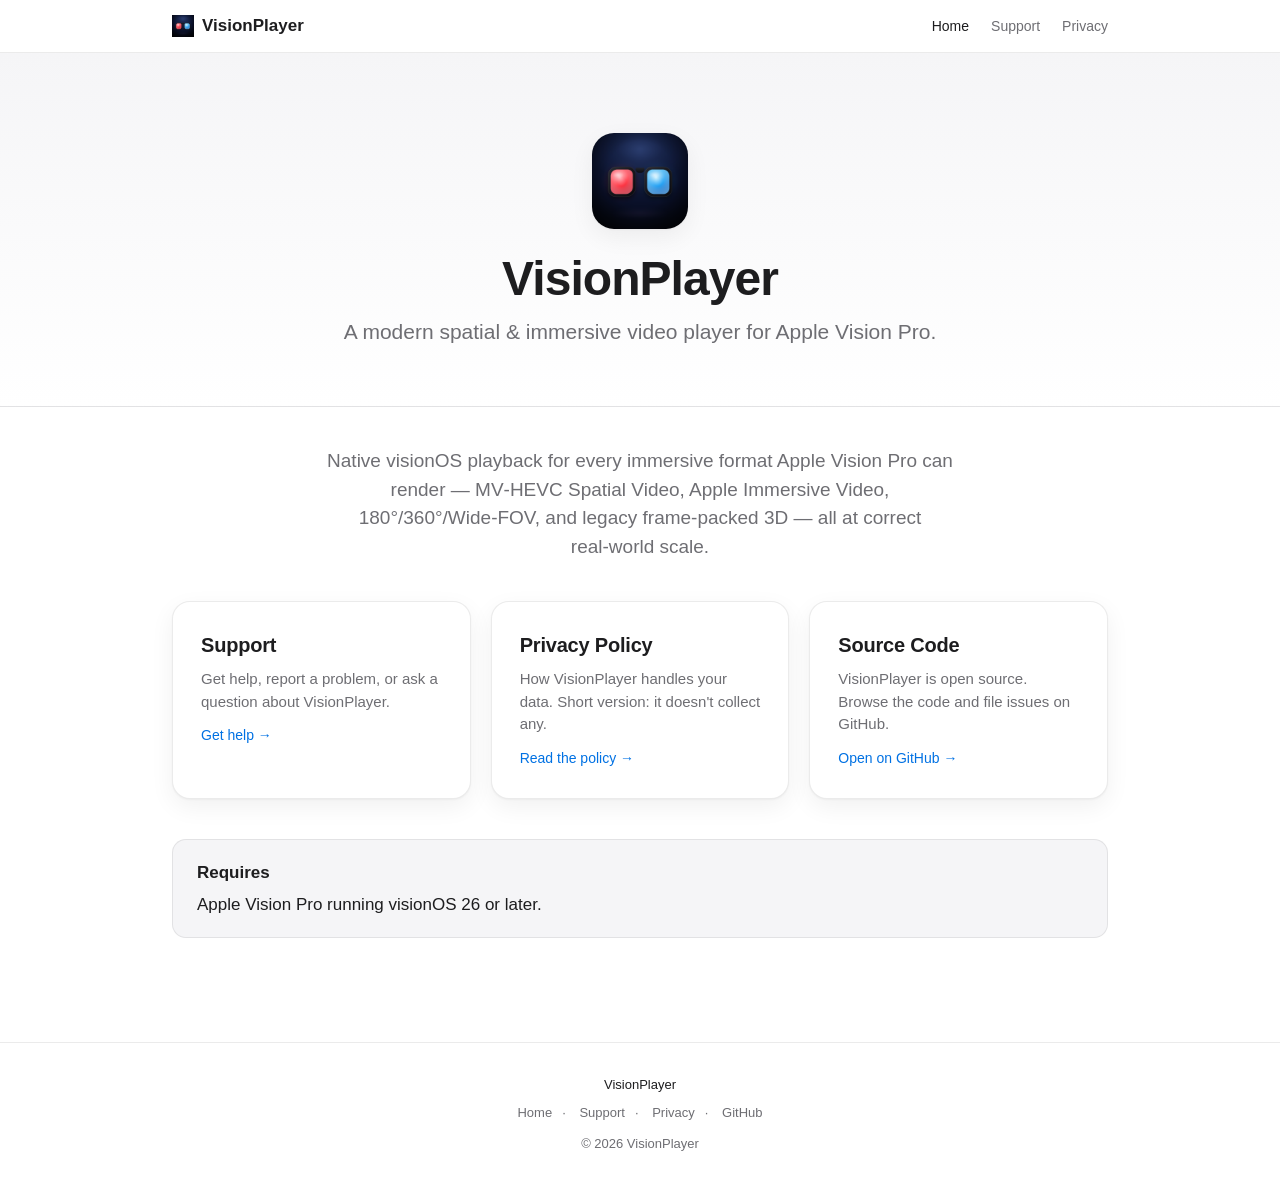
<file: index.html>
<!DOCTYPE html>
<html lang="en">
<head>
  <meta charset="UTF-8" />
  <meta name="viewport" content="width=device-width, initial-scale=1.0" />
  <meta name="theme-color" content="#000000" />
  <title>VisionPlayer</title>
  <meta name="description" content="A modern spatial and immersive video player for Apple Vision Pro." />
  <link rel="icon" type="image/png" href="assets/logo.png" />
  <link rel="apple-touch-icon" href="assets/logo.png" />
  <link rel="stylesheet" href="assets/style.css" />
</head>
<body>

  <nav class="nav">
    <div class="nav-inner">
      <a class="nav-brand" href="./">
        <img src="assets/logo.png" alt="" />
        VisionPlayer
      </a>
      <div class="nav-links">
        <a href="./" class="active">Home</a>
        <a href="support.html">Support</a>
        <a href="privacy.html">Privacy</a>
      </div>
    </div>
  </nav>

  <header class="hero">
    <img src="assets/logo.png" alt="VisionPlayer logo" class="hero-logo" />
    <h1>VisionPlayer</h1>
    <p>A modern spatial &amp; immersive video player for Apple Vision Pro.</p>
  </header>

  <main class="container container-wide">
    <section>
      <p style="font-size: 19px; color: var(--text-muted); text-align: center; max-width: 640px; margin: 0 auto 8px;">
        Native visionOS playback for every immersive format Apple Vision Pro can render —
        MV‑HEVC Spatial Video, Apple Immersive Video, 180°/360°/Wide‑FOV, and legacy
        frame‑packed 3D — all at correct real‑world scale.
      </p>
    </section>

    <div class="cards">
      <a class="card" href="support.html">
        <h3>Support</h3>
        <p>Get help, report a problem, or ask a question about VisionPlayer.</p>
        <span class="card-arrow">Get help →</span>
      </a>
      <a class="card" href="privacy.html">
        <h3>Privacy Policy</h3>
        <p>How VisionPlayer handles your data. Short version: it doesn't collect any.</p>
        <span class="card-arrow">Read the policy →</span>
      </a>
      <a class="card" href="https://github.com/M3SHY/VisionPlayer" target="_blank" rel="noopener">
        <h3>Source Code</h3>
        <p>VisionPlayer is open source. Browse the code and file issues on GitHub.</p>
        <span class="card-arrow">Open on GitHub →</span>
      </a>
    </div>

    <div class="callout">
      <strong class="callout-title">Requires</strong>
      <p>Apple Vision Pro running visionOS 26 or later.</p>
    </div>
  </main>

  <footer class="footer">
    <div class="footer-brand">VisionPlayer</div>
    <div>
      <a href="./">Home</a>·
      <a href="support.html">Support</a>·
      <a href="privacy.html">Privacy</a>·
      <a href="https://github.com/M3SHY/VisionPlayer" target="_blank" rel="noopener">GitHub</a>
    </div>
    <div style="margin-top: 12px;">© 2026 VisionPlayer</div>
  </footer>

</body>
</html>
</file>
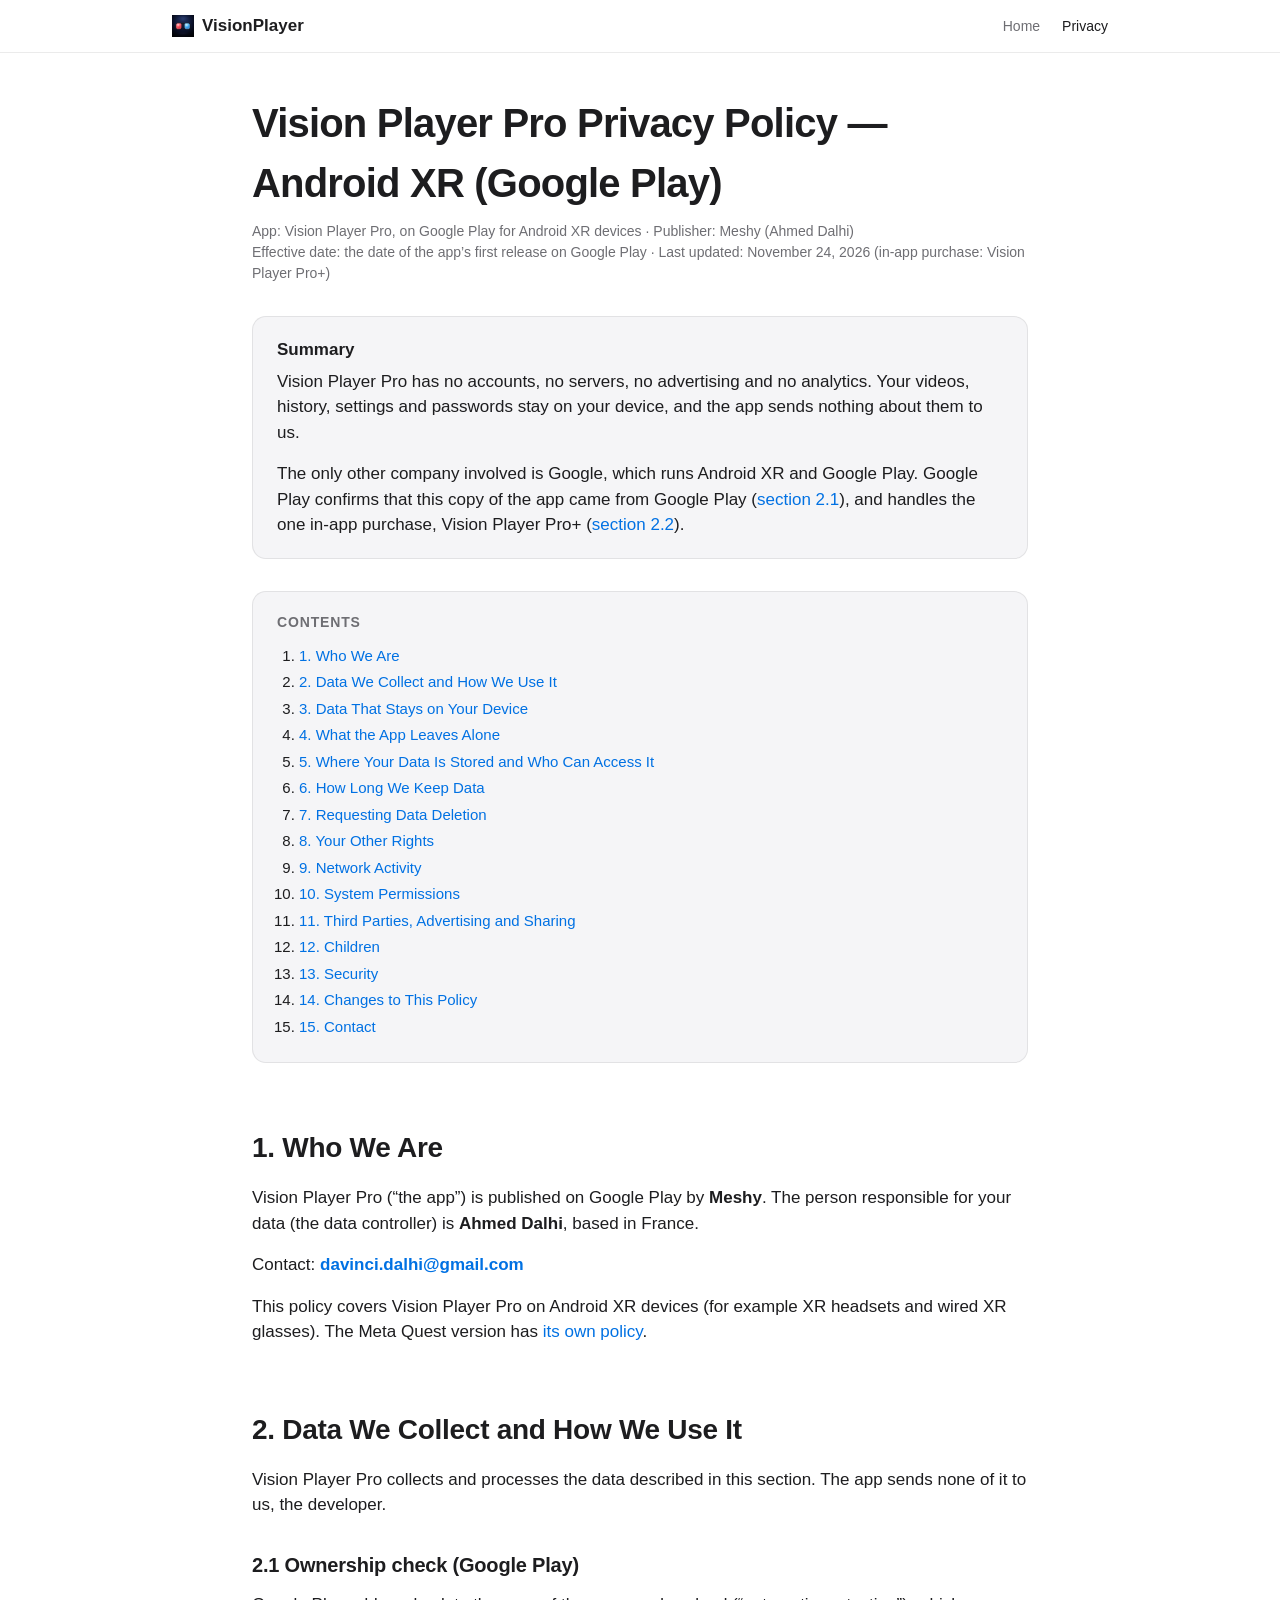
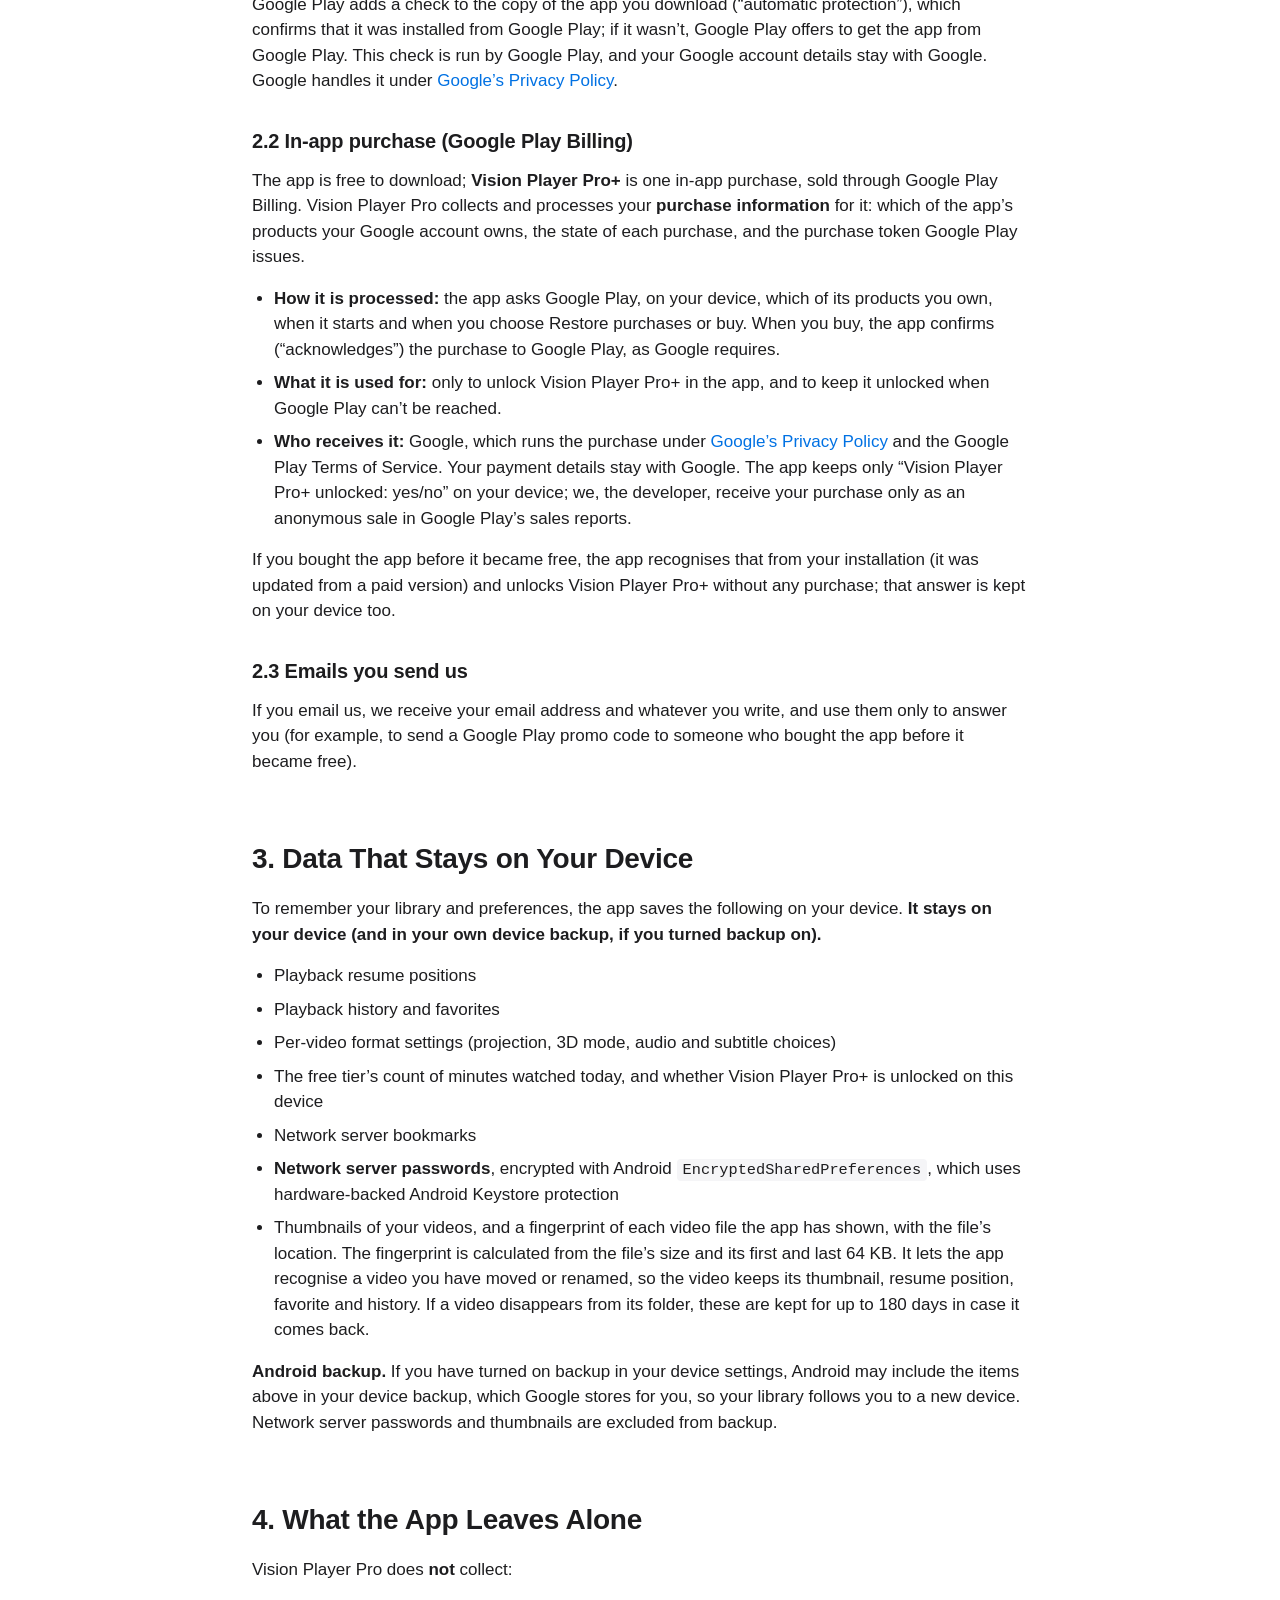
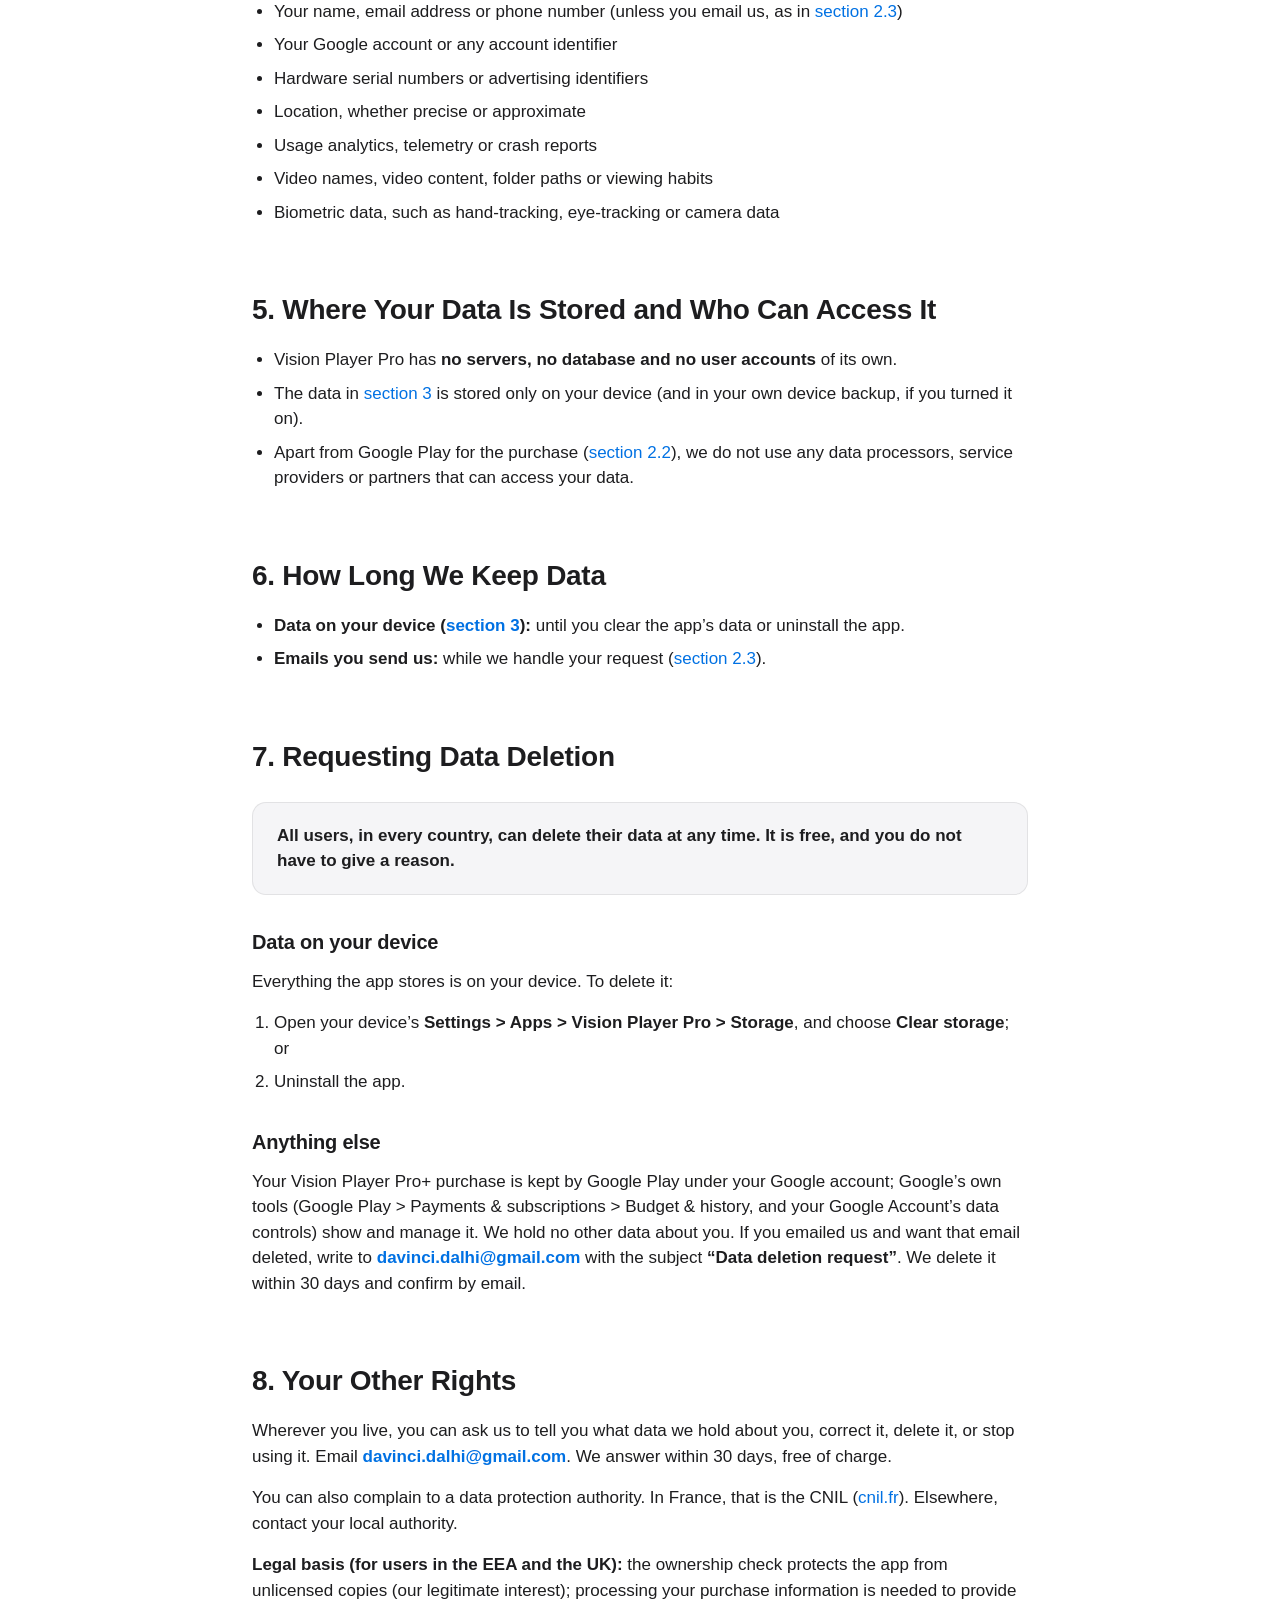
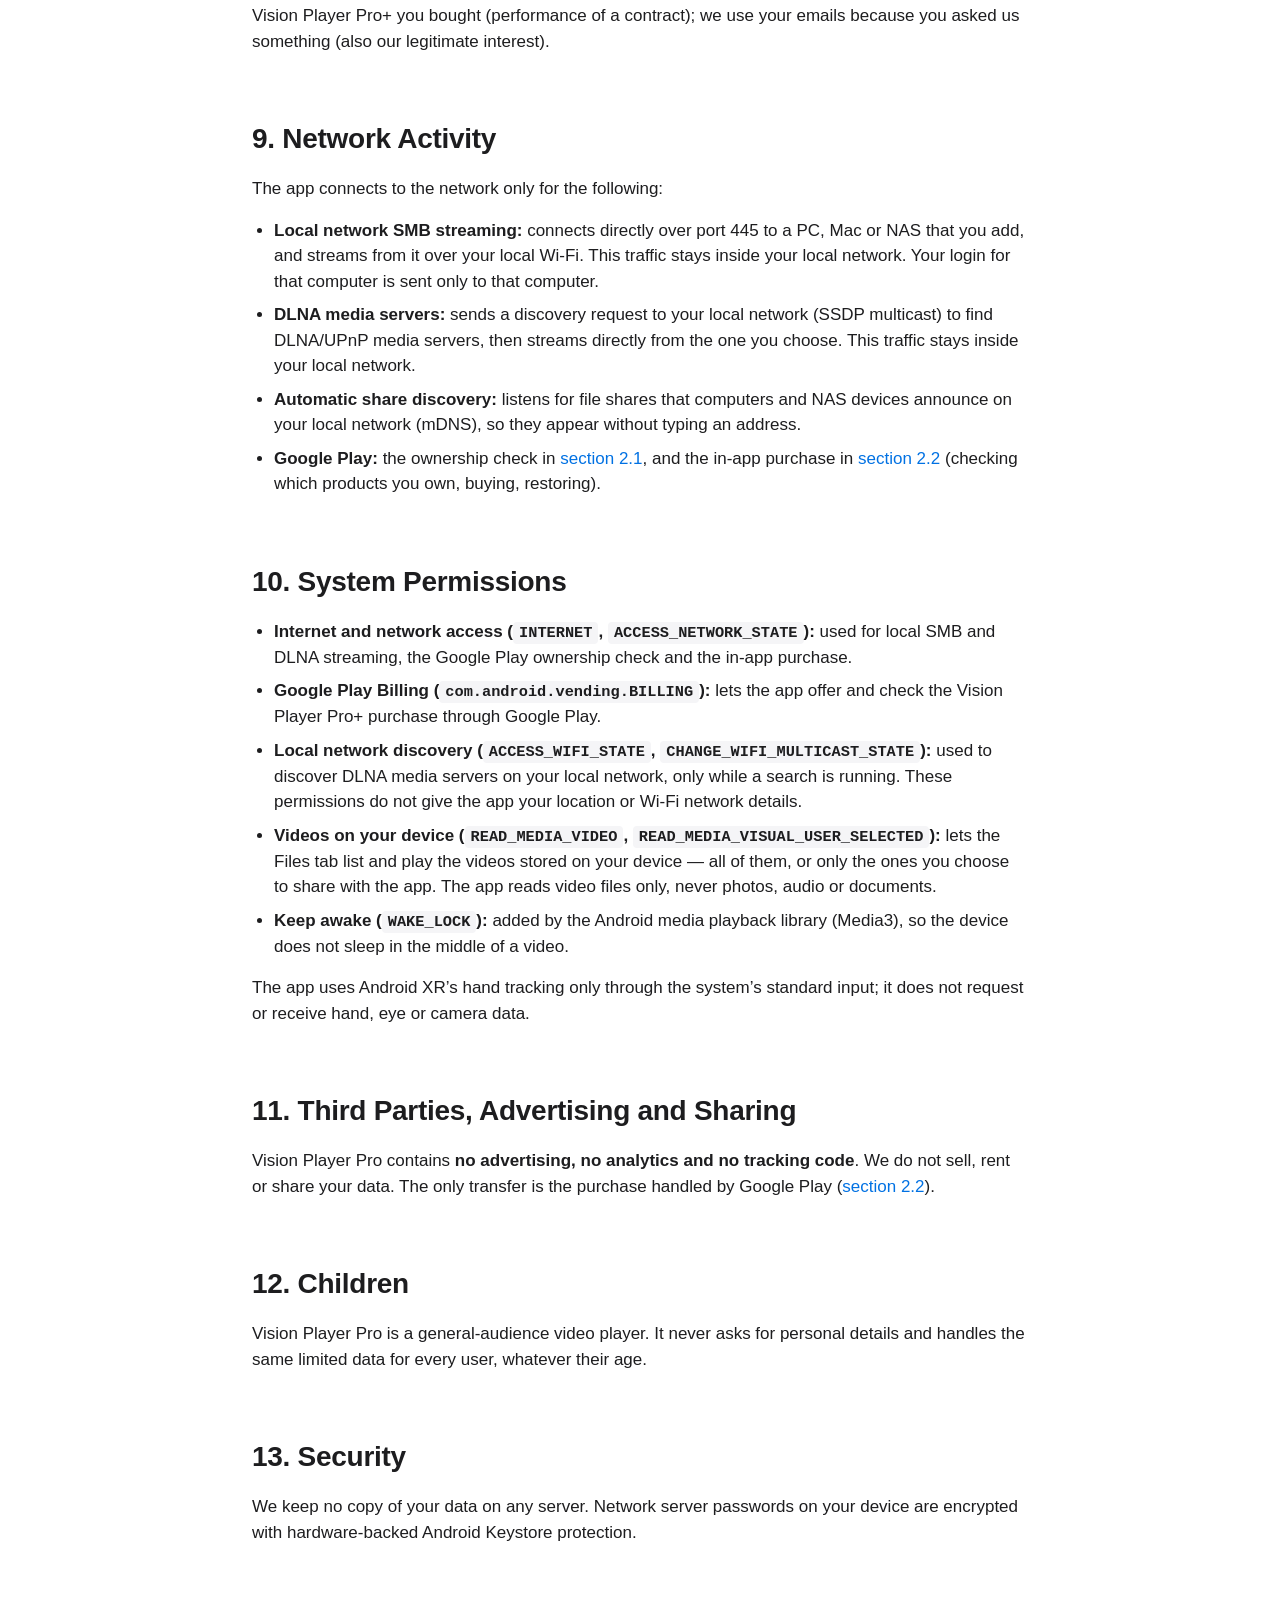
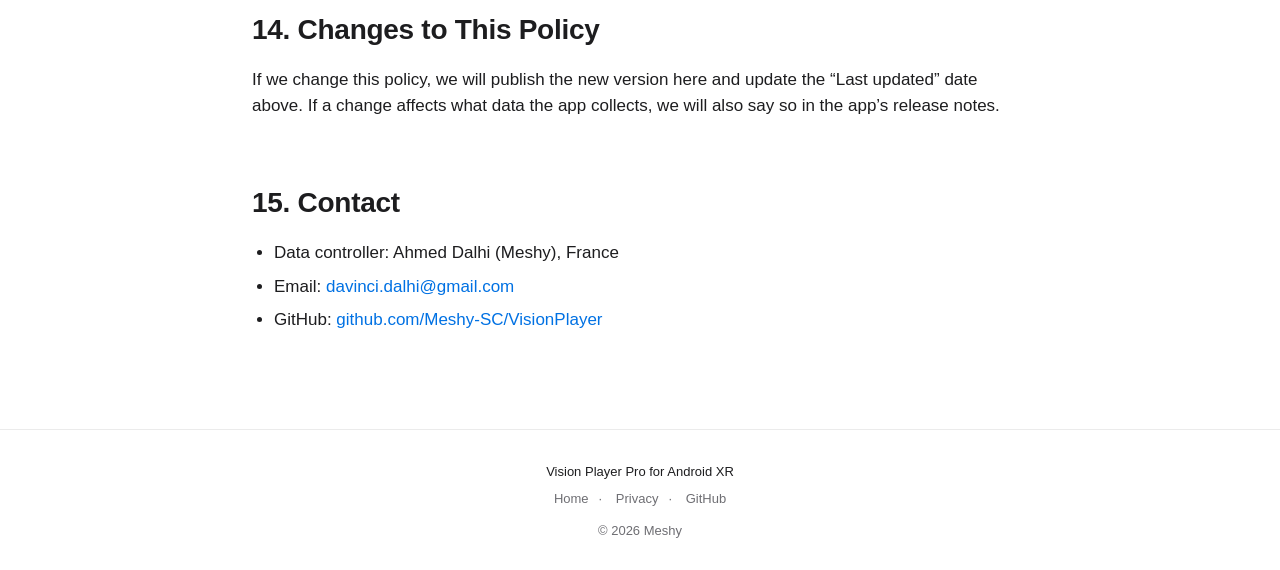
<file: androidxr-privacy.html>
<!DOCTYPE html>
<html lang="en">
<head>
  <meta charset="UTF-8" />
  <meta name="viewport" content="width=device-width, initial-scale=1.0" />
  <meta name="theme-color" content="#000000" />
  <title>Privacy Policy — Vision Player Pro (Android XR)</title>
  <meta name="description" content="Privacy policy for Vision Player Pro on Google Play for Android XR devices. What the app stores, what it processes for the Vision Player Pro+ purchase, and how to delete your data." />
  <link rel="icon" type="image/png" href="assets/logo.png" />
  <link rel="apple-touch-icon" href="assets/logo.png" />
  <link rel="stylesheet" href="assets/style.css" />
</head>
<body>

  <nav class="nav">
    <div class="nav-inner">
      <a class="nav-brand" href="./">
        <img src="assets/logo.png" alt="" />
        VisionPlayer
      </a>
      <div class="nav-links">
        <a href="./">Home</a>
        <a href="androidxr-privacy.html" class="active">Privacy</a>
      </div>
    </div>
  </nav>

  <main class="container">
    <h1>Vision Player Pro Privacy Policy — Android XR (Google Play)</h1>
    <p class="meta">
      App: Vision Player Pro, on Google Play for Android XR devices · Publisher: Meshy (Ahmed Dalhi)<br />
      Effective date: the date of the app&rsquo;s first release on Google Play · Last updated: November 24, 2026 (in-app purchase: Vision Player Pro+)
    </p>

    <div class="callout">
      <strong class="callout-title">Summary</strong>
      <p>
        Vision Player Pro has no accounts, no servers, no advertising and no analytics. Your videos, history,
        settings and passwords stay on your device, and the app sends nothing about them to us.
      </p>
      <p>
        The only other company involved is Google, which runs Android XR and Google Play. Google Play confirms that
        this copy of the app came from Google Play (<a href="#ownership">section 2.1</a>), and handles the one in-app
        purchase, Vision Player Pro+ (<a href="#purchase">section 2.2</a>).
      </p>
    </div>

    <div class="toc">
      <p class="toc-title">Contents</p>
      <ol>
        <li><a href="#who">1. Who We Are</a></li>
        <li><a href="#collect">2. Data We Collect and How We Use It</a></li>
        <li><a href="#on-device">3. Data That Stays on Your Device</a></li>
        <li><a href="#not-collected">4. What the App Leaves Alone</a></li>
        <li><a href="#storage">5. Where Your Data Is Stored and Who Can Access It</a></li>
        <li><a href="#retention">6. How Long We Keep Data</a></li>
        <li><a href="#deletion">7. Requesting Data Deletion</a></li>
        <li><a href="#rights">8. Your Other Rights</a></li>
        <li><a href="#network">9. Network Activity</a></li>
        <li><a href="#permissions">10. System Permissions</a></li>
        <li><a href="#third-parties">11. Third Parties, Advertising and Sharing</a></li>
        <li><a href="#children">12. Children</a></li>
        <li><a href="#security">13. Security</a></li>
        <li><a href="#changes">14. Changes to This Policy</a></li>
        <li><a href="#contact">15. Contact</a></li>
      </ol>
    </div>

    <h2 id="who">1. Who We Are</h2>
    <p>
      Vision Player Pro (&ldquo;the app&rdquo;) is published on Google Play by <strong>Meshy</strong>. The person
      responsible for your data (the data controller) is <strong>Ahmed Dalhi</strong>, based in France.
    </p>
    <p>Contact: <a href="mailto:davinci.dalhi@gmail.com"><strong>davinci.dalhi@gmail.com</strong></a></p>
    <p>
      This policy covers Vision Player Pro on Android XR devices (for example XR headsets and wired XR glasses). The
      Meta Quest version has <a href="horizon-privacy.html">its own policy</a>.
    </p>

    <h2 id="collect">2. Data We Collect and How We Use It</h2>
    <p>Vision Player Pro collects and processes the data described in this section. The app sends none of it to us, the developer.</p>

    <h3 id="ownership">2.1 Ownership check (Google Play)</h3>
    <p>
      Google Play adds a check to the copy of the app you download (&ldquo;automatic protection&rdquo;), which
      confirms that it was installed from Google Play; if it wasn&rsquo;t, Google Play offers to get the app from
      Google Play. This check is run by Google Play, and your Google account details stay with Google. Google
      handles it under
      <a href="https://policies.google.com/privacy" target="_blank" rel="noopener">Google&rsquo;s Privacy Policy</a>.
    </p>

    <h3 id="purchase">2.2 In-app purchase (Google Play Billing)</h3>
    <p>
      The app is free to download; <strong>Vision Player Pro+</strong> is one in-app purchase, sold through Google Play
      Billing. Vision Player Pro collects and processes your <strong>purchase information</strong> for it: which of the
      app&rsquo;s products your Google account owns, the state of each purchase, and the purchase token Google Play
      issues.
    </p>
    <ul>
      <li>
        <strong>How it is processed:</strong> the app asks Google Play, on your device, which of its products you own,
        when it starts and when you choose Restore purchases or buy. When you buy, the app confirms
        (&ldquo;acknowledges&rdquo;) the purchase to Google Play, as Google requires.
      </li>
      <li>
        <strong>What it is used for:</strong> only to unlock Vision Player Pro+ in the app, and to keep it unlocked
        when Google Play can&rsquo;t be reached.
      </li>
      <li>
        <strong>Who receives it:</strong> Google, which runs the purchase under
        <a href="https://policies.google.com/privacy" target="_blank" rel="noopener">Google&rsquo;s Privacy Policy</a>
        and the Google Play Terms of Service. Your payment details stay with Google. The app keeps only &ldquo;Vision
        Player Pro+ unlocked: yes/no&rdquo; on your device; we, the developer, receive your purchase only as an
        anonymous sale in Google Play&rsquo;s sales reports.
      </li>
    </ul>
    <p>
      If you bought the app before it became free, the app recognises that from your installation (it was updated
      from a paid version) and unlocks Vision Player Pro+ without any purchase; that answer is kept on your device too.
    </p>

    <h3 id="emails">2.3 Emails you send us</h3>
    <p>
      If you email us, we receive your email address and whatever you write, and use them only to answer you (for
      example, to send a Google Play promo code to someone who bought the app before it became free).
    </p>

    <h2 id="on-device">3. Data That Stays on Your Device</h2>
    <p>
      To remember your library and preferences, the app saves the following on your device. <strong>It stays on your
      device (and in your own device backup, if you turned backup on).</strong>
    </p>
    <ul>
      <li>Playback resume positions</li>
      <li>Playback history and favorites</li>
      <li>Per-video format settings (projection, 3D mode, audio and subtitle choices)</li>
      <li>The free tier&rsquo;s count of minutes watched today, and whether Vision Player Pro+ is unlocked on this device</li>
      <li>Network server bookmarks</li>
      <li>
        <strong>Network server passwords</strong>, encrypted with Android <code>EncryptedSharedPreferences</code>,
        which uses hardware-backed Android Keystore protection
      </li>
      <li>
        Thumbnails of your videos, and a fingerprint of each video file the app has shown, with the file&rsquo;s
        location. The fingerprint is calculated from the file&rsquo;s size and its first and last 64 KB. It lets the
        app recognise a video you have moved or renamed, so the video keeps its thumbnail, resume position, favorite
        and history. If a video disappears from its folder, these are kept for up to 180 days in case it comes back.
      </li>
    </ul>
    <p>
      <strong>Android backup.</strong> If you have turned on backup in your device settings, Android may include the
      items above in your device backup, which Google stores for you, so your library follows you to a new device.
      Network server passwords and thumbnails are excluded from backup.
    </p>

    <h2 id="not-collected">4. What the App Leaves Alone</h2>
    <p>Vision Player Pro does <strong>not</strong> collect:</p>
    <ul>
      <li>Your name, email address or phone number (unless you email us, as in <a href="#emails">section 2.3</a>)</li>
      <li>Your Google account or any account identifier</li>
      <li>Hardware serial numbers or advertising identifiers</li>
      <li>Location, whether precise or approximate</li>
      <li>Usage analytics, telemetry or crash reports</li>
      <li>Video names, video content, folder paths or viewing habits</li>
      <li>Biometric data, such as hand-tracking, eye-tracking or camera data</li>
    </ul>

    <h2 id="storage">5. Where Your Data Is Stored and Who Can Access It</h2>
    <ul>
      <li>Vision Player Pro has <strong>no servers, no database and no user accounts</strong> of its own.</li>
      <li>
        The data in <a href="#on-device">section 3</a> is stored only on your device (and in your own device backup,
        if you turned it on).
      </li>
      <li>Apart from Google Play for the purchase (<a href="#purchase">section 2.2</a>), we do not use any data processors, service providers or partners that can access your data.</li>
    </ul>

    <h2 id="retention">6. How Long We Keep Data</h2>
    <ul>
      <li><strong>Data on your device (<a href="#on-device">section 3</a>):</strong> until you clear the app&rsquo;s data or uninstall the app.</li>
      <li><strong>Emails you send us:</strong> while we handle your request (<a href="#emails">section 2.3</a>).</li>
    </ul>

    <h2 id="deletion">7. Requesting Data Deletion</h2>
    <div class="callout">
      <p>
        <strong>All users, in every country, can delete their data at any time. It is free, and you do not have to
        give a reason.</strong>
      </p>
    </div>
    <h3>Data on your device</h3>
    <p>Everything the app stores is on your device. To delete it:</p>
    <ol>
      <li>Open your device&rsquo;s <strong>Settings &gt; Apps &gt; Vision Player Pro &gt; Storage</strong>, and choose <strong>Clear storage</strong>; or</li>
      <li>Uninstall the app.</li>
    </ol>
    <h3>Anything else</h3>
    <p>
      Your Vision Player Pro+ purchase is kept by Google Play under your Google account; Google&rsquo;s own tools
      (Google Play &gt; Payments &amp; subscriptions &gt; Budget &amp; history, and your Google Account&rsquo;s data
      controls) show and manage it. We hold no other data about you. If you emailed us and want that email deleted, write to
      <a href="mailto:davinci.dalhi@gmail.com?subject=Data%20deletion%20request"><strong>davinci.dalhi@gmail.com</strong></a>
      with the subject <strong>&ldquo;Data deletion request&rdquo;</strong>. We delete it within 30 days and confirm by
      email.
    </p>

    <h2 id="rights">8. Your Other Rights</h2>
    <p>
      Wherever you live, you can ask us to tell you what data we hold about you, correct it, delete it, or stop using
      it. Email <a href="mailto:davinci.dalhi@gmail.com"><strong>davinci.dalhi@gmail.com</strong></a>. We answer within
      30 days, free of charge.
    </p>
    <p>
      You can also complain to a data protection authority. In France, that is the CNIL
      (<a href="https://www.cnil.fr" target="_blank" rel="noopener">cnil.fr</a>). Elsewhere, contact your local
      authority.
    </p>
    <p>
      <strong>Legal basis (for users in the EEA and the UK):</strong> the ownership check protects the app from
      unlicensed copies (our legitimate interest); processing your purchase information is needed to provide Vision
      Player Pro+ you bought (performance of a contract); we use your emails because you asked us something (also our
      legitimate interest).
    </p>

    <h2 id="network">9. Network Activity</h2>
    <p>The app connects to the network only for the following:</p>
    <ul>
      <li>
        <strong>Local network SMB streaming:</strong> connects directly over port 445 to a PC, Mac or NAS that you add,
        and streams from it over your local Wi-Fi. This traffic stays inside your local network. Your login for that
        computer is sent only to that computer.
      </li>
      <li>
        <strong>DLNA media servers:</strong> sends a discovery request to your local network (SSDP multicast) to find
        DLNA/UPnP media servers, then streams directly from the one you choose. This traffic stays inside your local
        network.
      </li>
      <li>
        <strong>Automatic share discovery:</strong> listens for file shares that computers and NAS devices announce on
        your local network (mDNS), so they appear without typing an address.
      </li>
      <li><strong>Google Play:</strong> the ownership check in <a href="#ownership">section 2.1</a>, and the in-app purchase in <a href="#purchase">section 2.2</a> (checking which products you own, buying, restoring).</li>
    </ul>

    <h2 id="permissions">10. System Permissions</h2>
    <ul>
      <li>
        <strong>Internet and network access (<code>INTERNET</code>, <code>ACCESS_NETWORK_STATE</code>):</strong> used
        for local SMB and DLNA streaming, the Google Play ownership check and the in-app purchase.
      </li>
      <li>
        <strong>Google Play Billing (<code>com.android.vending.BILLING</code>):</strong> lets the app offer and check
        the Vision Player Pro+ purchase through Google Play.
      </li>
      <li>
        <strong>Local network discovery (<code>ACCESS_WIFI_STATE</code>, <code>CHANGE_WIFI_MULTICAST_STATE</code>):</strong>
        used to discover DLNA media servers on your local network, only while a search is running. These permissions
        do not give the app your location or Wi-Fi network details.
      </li>
      <li>
        <strong>Videos on your device (<code>READ_MEDIA_VIDEO</code>, <code>READ_MEDIA_VISUAL_USER_SELECTED</code>):</strong>
        lets the Files tab list and play the videos stored on your device — all of them, or only the ones you choose
        to share with the app. The app reads video files only, never photos, audio or documents.
      </li>
      <li>
        <strong>Keep awake (<code>WAKE_LOCK</code>):</strong> added by the Android media playback library (Media3), so
        the device does not sleep in the middle of a video.
      </li>
    </ul>
    <p>
      The app uses Android XR&rsquo;s hand tracking only through the system&rsquo;s standard input; it does not request
      or receive hand, eye or camera data.
    </p>

    <h2 id="third-parties">11. Third Parties, Advertising and Sharing</h2>
    <p>
      Vision Player Pro contains <strong>no advertising, no analytics and no tracking code</strong>. We do not sell,
      rent or share your data. The only transfer is the purchase handled by Google Play
      (<a href="#purchase">section 2.2</a>).
    </p>

    <h2 id="children">12. Children</h2>
    <p>
      Vision Player Pro is a general-audience video player. It never asks for personal details and handles the same
      limited data for every user, whatever their age.
    </p>

    <h2 id="security">13. Security</h2>
    <p>
      We keep no copy of your data on any server. Network server passwords on your device are encrypted with
      hardware-backed Android Keystore protection.
    </p>

    <h2 id="changes">14. Changes to This Policy</h2>
    <p>
      If we change this policy, we will publish the new version here and update the &ldquo;Last updated&rdquo; date
      above. If a change affects what data the app collects, we will also say so in the app&rsquo;s release notes.
    </p>

    <h2 id="contact">15. Contact</h2>
    <ul>
      <li>Data controller: Ahmed Dalhi (Meshy), France</li>
      <li>Email: <a href="mailto:davinci.dalhi@gmail.com?subject=Vision%20Player%20Pro%20privacy">davinci.dalhi@gmail.com</a></li>
      <li>GitHub: <a href="https://github.com/Meshy-SC/VisionPlayer" target="_blank" rel="noopener">github.com/Meshy-SC/VisionPlayer</a></li>
    </ul>
  </main>

  <footer class="footer">
    <div class="footer-brand">Vision Player Pro for Android XR</div>
    <div>
      <a href="./">Home</a>·
      <a href="androidxr-privacy.html">Privacy</a>·
      <a href="https://github.com/Meshy-SC/VisionPlayer" target="_blank" rel="noopener">GitHub</a>
    </div>
    <div style="margin-top: 12px;">© 2026 Meshy</div>
  </footer>

</body>
</html>
</file>
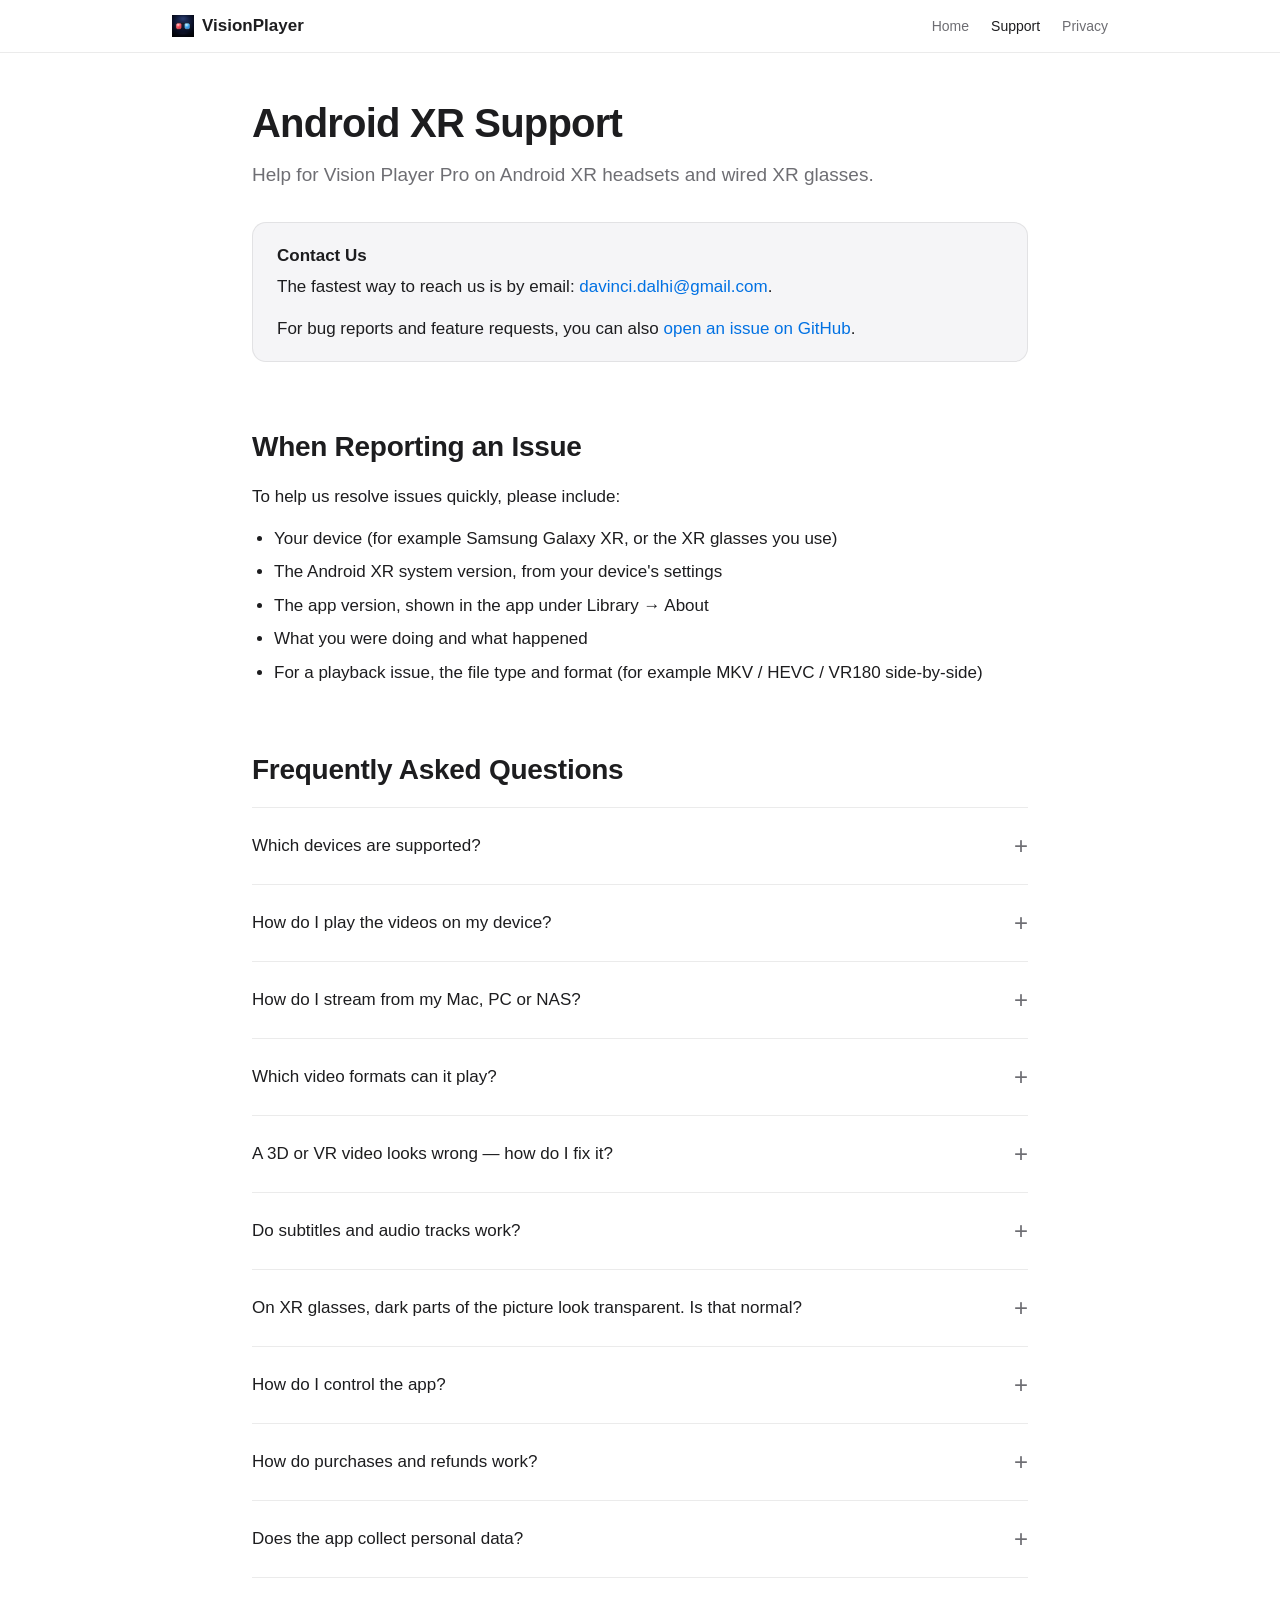
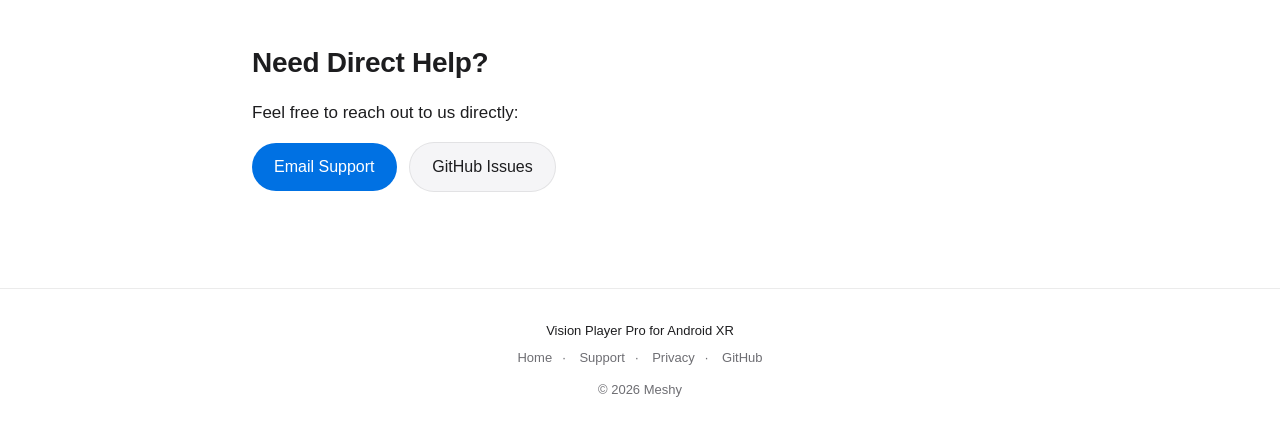
<file: androidxr-support.html>
<!DOCTYPE html>
<html lang="en">
<head>
  <meta charset="UTF-8" />
  <meta name="viewport" content="width=device-width, initial-scale=1.0" />
  <meta name="theme-color" content="#000000" />
  <title>Support — Vision Player Pro (Android XR)</title>
  <meta name="description" content="Get help with Vision Player Pro on Android XR headsets and wired XR glasses." />
  <link rel="icon" type="image/png" href="assets/logo.png" />
  <link rel="apple-touch-icon" href="assets/logo.png" />
  <link rel="stylesheet" href="assets/style.css" />
</head>
<body>

  <nav class="nav">
    <div class="nav-inner">
      <a class="nav-brand" href="./">
        <img src="assets/logo.png" alt="" />
        VisionPlayer
      </a>
      <div class="nav-links">
        <a href="./">Home</a>
        <a href="androidxr-support.html" class="active">Support</a>
        <a href="androidxr-privacy.html">Privacy</a>
      </div>
    </div>
  </nav>

  <main class="container">
    <h1>Android XR Support</h1>
    <p class="subtitle">Help for Vision Player Pro on Android XR headsets and wired XR glasses.</p>

    <div class="callout" style="margin-top: 32px;">
      <strong class="callout-title">Contact Us</strong>
      <p>
        The fastest way to reach us is by email:
        <a href="mailto:davinci.dalhi@gmail.com?subject=Vision%20Player%20Pro%20Android%20XR%20Support">davinci.dalhi@gmail.com</a>.
      </p>
      <p>
        For bug reports and feature requests, you can also
        <a href="https://github.com/Meshy-SC/VisionPlayer/issues" target="_blank" rel="noopener">open an issue on GitHub</a>.
      </p>
    </div>

    <h2>When Reporting an Issue</h2>
    <p>To help us resolve issues quickly, please include:</p>
    <ul>
      <li>Your device (for example Samsung Galaxy XR, or the XR glasses you use)</li>
      <li>The Android XR system version, from your device's settings</li>
      <li>The app version, shown in the app under Library &rarr; About</li>
      <li>What you were doing and what happened</li>
      <li>For a playback issue, the file type and format (for example MKV / HEVC / VR180 side-by-side)</li>
    </ul>

    <h2>Frequently Asked Questions</h2>

    <div class="faq">
      <details>
        <summary>Which devices are supported?</summary>
        <p>
          Android XR devices: headsets such as Samsung Galaxy XR, and wired XR glasses. Videos open in Full Space, on a large
          screen with the controls just below; 180° and 360° videos surround you.
        </p>
      </details>

      <details>
        <summary>How do I play the videos on my device?</summary>
        <p>
          Open the <strong>Files</strong> tab and choose <strong>Allow access to videos</strong>. You can allow all your videos,
          or only the ones you select — use <strong>Change selection</strong> later to add more. The app reads video files
          only, never photos or other files. To play a single file without giving access, use <strong>Open video</strong>.
        </p>
      </details>

      <details>
        <summary>How do I stream from my Mac, PC or NAS?</summary>
        <p>
          Turn on file sharing (SMB) on the computer or NAS, on the same Wi-Fi network. In the app, open the
          <strong>Network</strong> tab: computers that share files appear on their own, or add one by name or IP address.
          Sign in once — the login is saved encrypted on your device — then browse your shares and play. DLNA/UPnP media
          servers are listed in the same tab. Nothing is copied to the device.
        </p>
      </details>

      <details>
        <summary>Which video formats can it play?</summary>
        <p>
          MP4, MKV, WebM, MOV, AVI, TS/M2TS and WMV. A built-in decoder also plays older formats such as WMV/VC-1 and MPEG-2,
          and WMA, ALAC and DTS audio, as well as Dolby Digital (AC-3, E-AC-3) and TrueHD soundtracks. Very high resolutions
          depend on your device.
        </p>
        <p>Layouts: flat 2D, 3D side-by-side and top-bottom, VR180, 360° and side-by-side 3D fisheye. With Vision
        Player Pro+, AR passthrough videos (fisheye 3D with a packed transparency matte, file names with _ALPHA) show
        the people in them in your own room; the eye button on the controls switches between your room and the whole
        picture.</p>
      </details>

      <details>
        <summary>A 3D or VR video looks wrong — how do I fix it?</summary>
        <p>
          The format is detected from the file and its name (for example <code>_180_sbs</code> or <code>_360</code>). If it is
          wrong, press <strong>Format</strong> in the player controls and choose the projection, the view (Cinema, VR 180°,
          VR 360°) and the 3D layout (2D Single, 3D SBS, 3D TB). Your choice is remembered for that video;
          <strong>Auto (detected)</strong> goes back to the detected format.
        </p>
      </details>

      <details>
        <summary>Do subtitles and audio tracks work?</summary>
        <p>
          Yes. Press <strong>Subtitles</strong> in the player to pick an embedded track or load your own SRT or WebVTT file.
          When a video has more than one soundtrack, <strong>Audio</strong> lets you switch between them.
        </p>
      </details>

      <details>
        <summary>On XR glasses, dark parts of the picture look transparent. Is that normal?</summary>
        <p>
          Yes. See-through glasses can only add light, so black shows the room behind it — in every app. For films, turn up
          your glasses' dimming to darken the view around the screen.
        </p>
      </details>

      <details>
        <summary>How do I control the app?</summary>
        <p>With your hands, a trackpad, or a keyboard and mouse. The system Back gesture closes an open menu, then the player.</p>
      </details>

      <details>
        <summary>How do purchases and refunds work?</summary>
        <p>The app is free to download: every video on your device plays for 10 minutes a day. Vision Player Pro+, one
        in-app purchase with no subscription, removes the daily limit and adds streaming from computers, NAS drives and
        media servers, and AR passthrough. Buy or restore it in Settings &gt; Vision Player Pro+. Payments and refunds are handled by Google
        Play.</p>
        <p>Bought the app before it became free? Vision Player Pro+ is already yours: it unlocks by itself when the app
        updates on a device where you had it installed. If it hasn&rsquo;t, write to us with your Google Play receipt.</p>
      </details>

      <details>
        <summary>Does the app collect personal data?</summary>
        <p>
          No. There are no accounts, no ads, no analytics and no tracking. Your history, settings and network logins stay on
          your device. See the <a href="androidxr-privacy.html">Privacy Policy</a> for details.
        </p>
      </details>
    </div>

    <h2>Need Direct Help?</h2>
    <p>Feel free to reach out to us directly:</p>
    <p>
      <a class="button" href="mailto:davinci.dalhi@gmail.com?subject=Vision%20Player%20Pro%20Android%20XR%20Support">Email Support</a>
      <a class="button button-secondary" href="https://github.com/Meshy-SC/VisionPlayer/issues" target="_blank" rel="noopener" style="margin-left: 8px;">GitHub Issues</a>
    </p>
  </main>

  <footer class="footer">
    <div class="footer-brand">Vision Player Pro for Android XR</div>
    <div>
      <a href="./">Home</a>·
      <a href="androidxr-support.html">Support</a>·
      <a href="androidxr-privacy.html">Privacy</a>·
      <a href="https://github.com/Meshy-SC/VisionPlayer" target="_blank" rel="noopener">GitHub</a>
    </div>
    <div style="margin-top: 12px;">© 2026 Meshy</div>
  </footer>

</body>
</html>
</file>
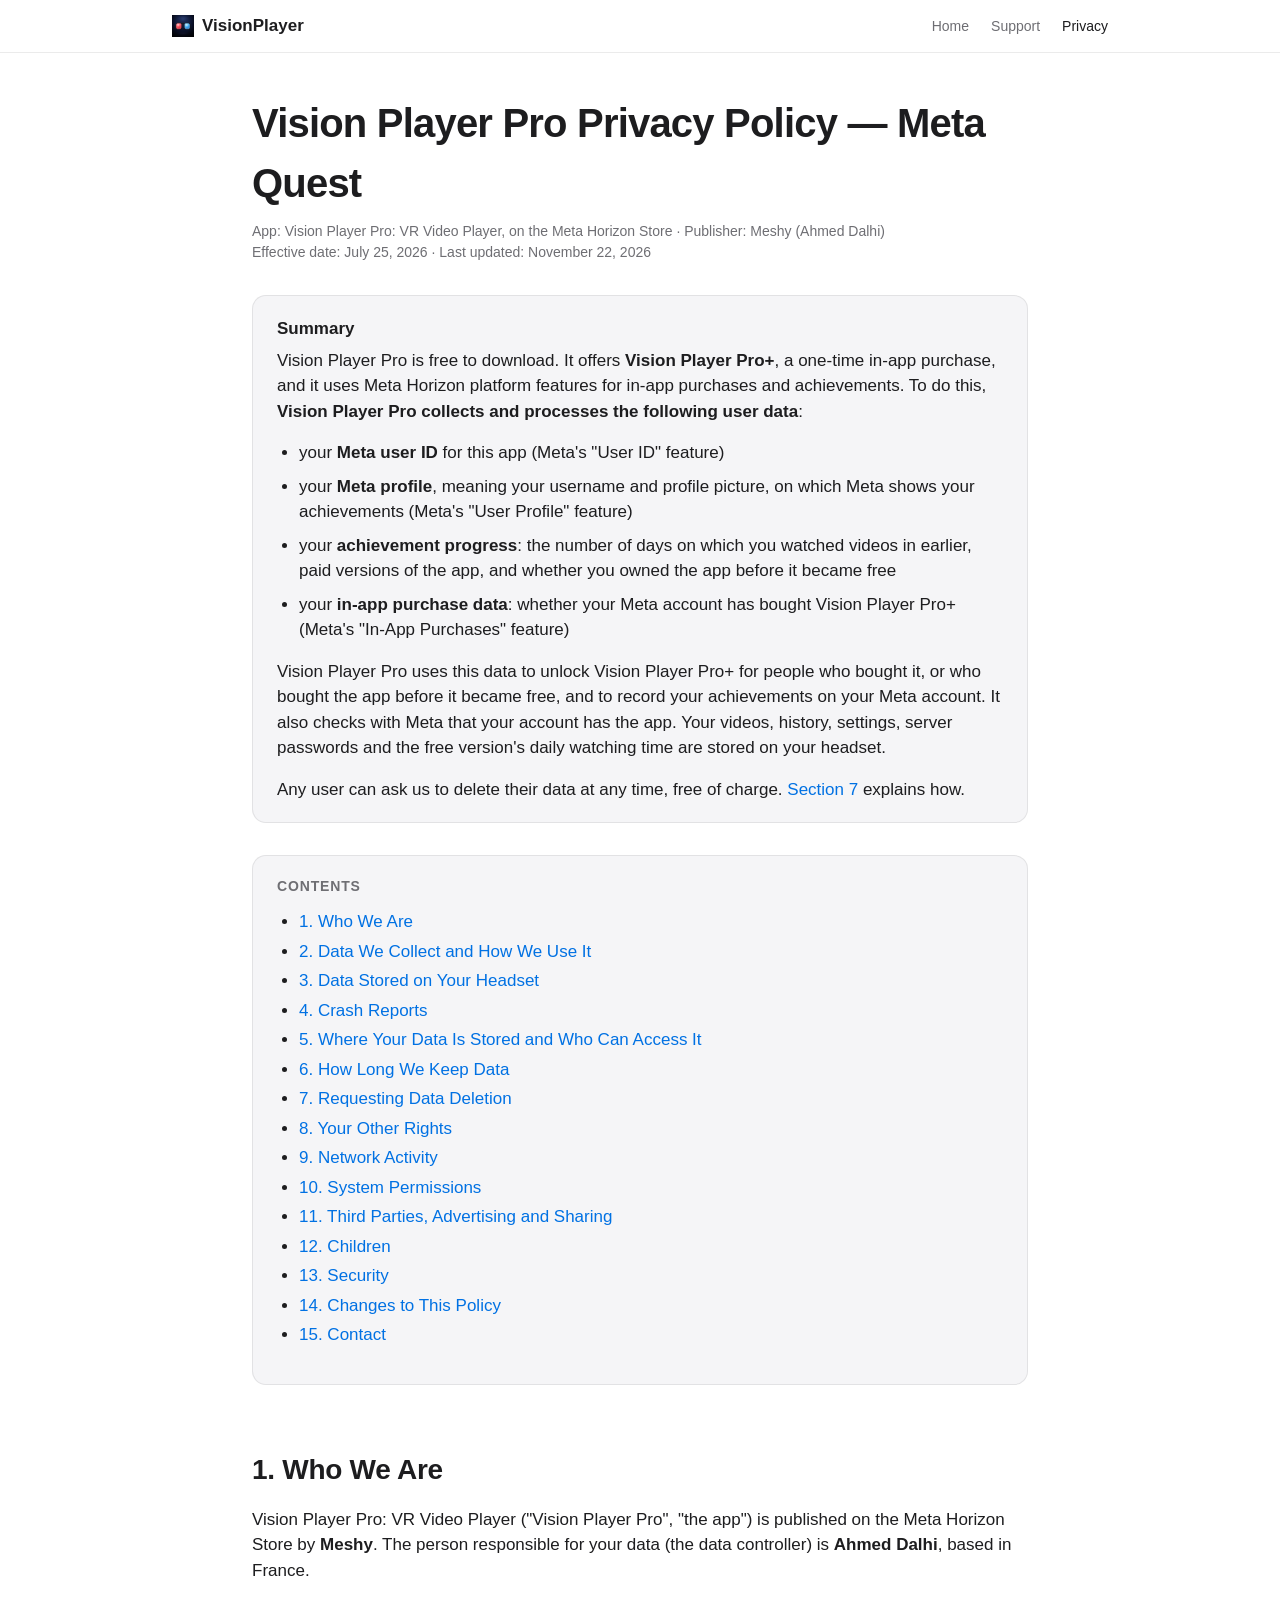
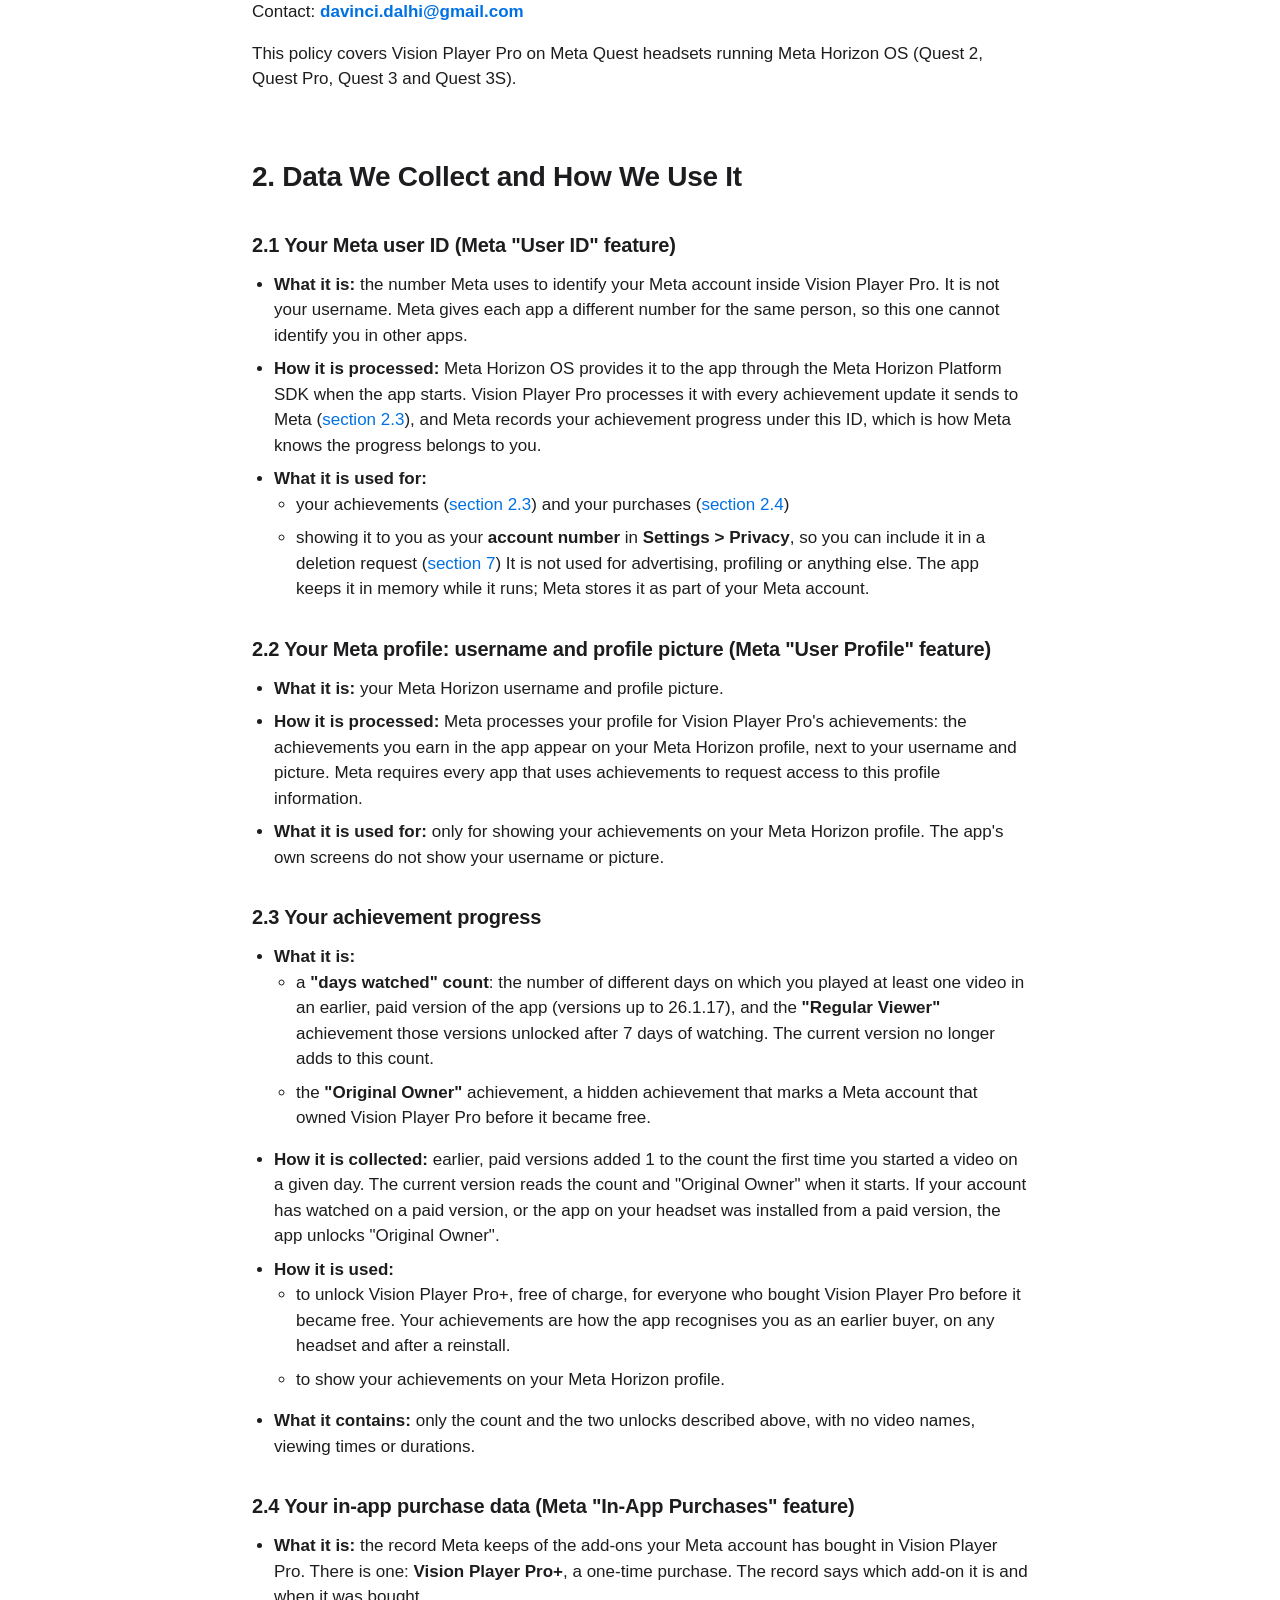
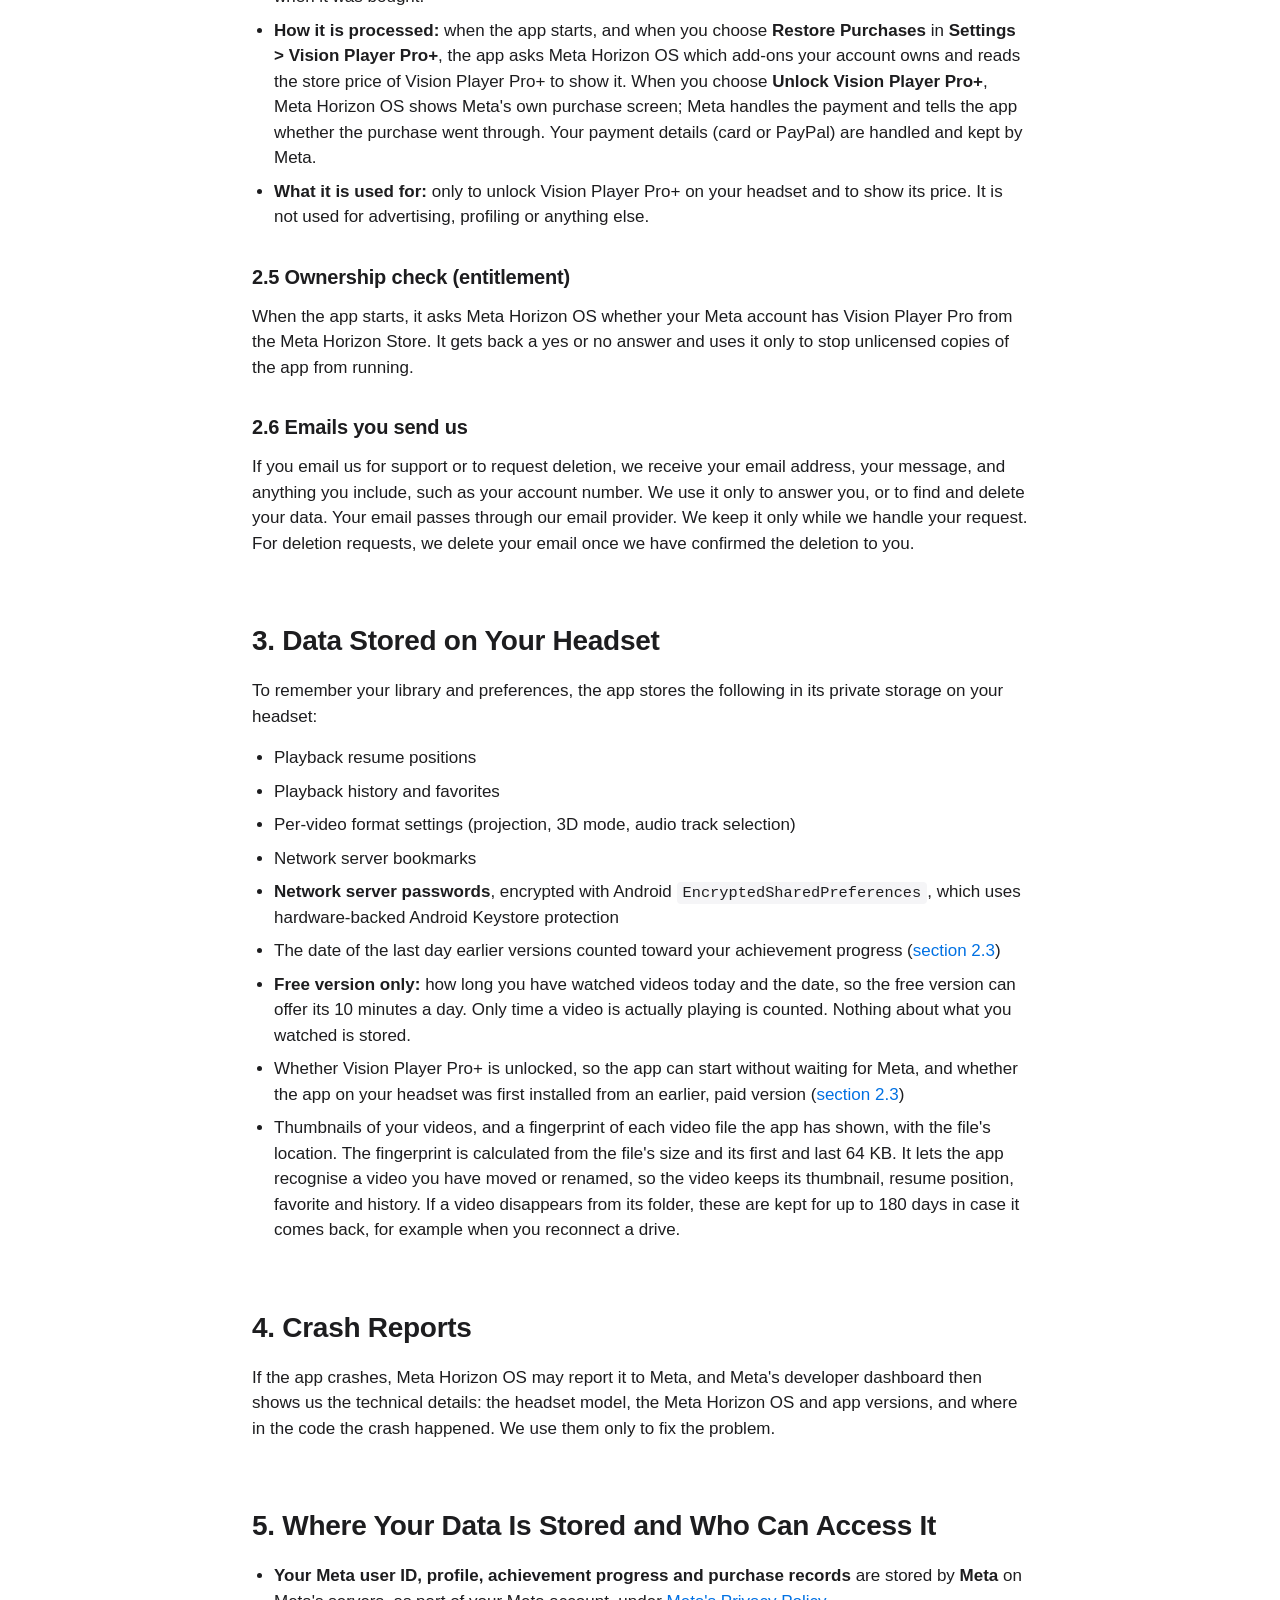
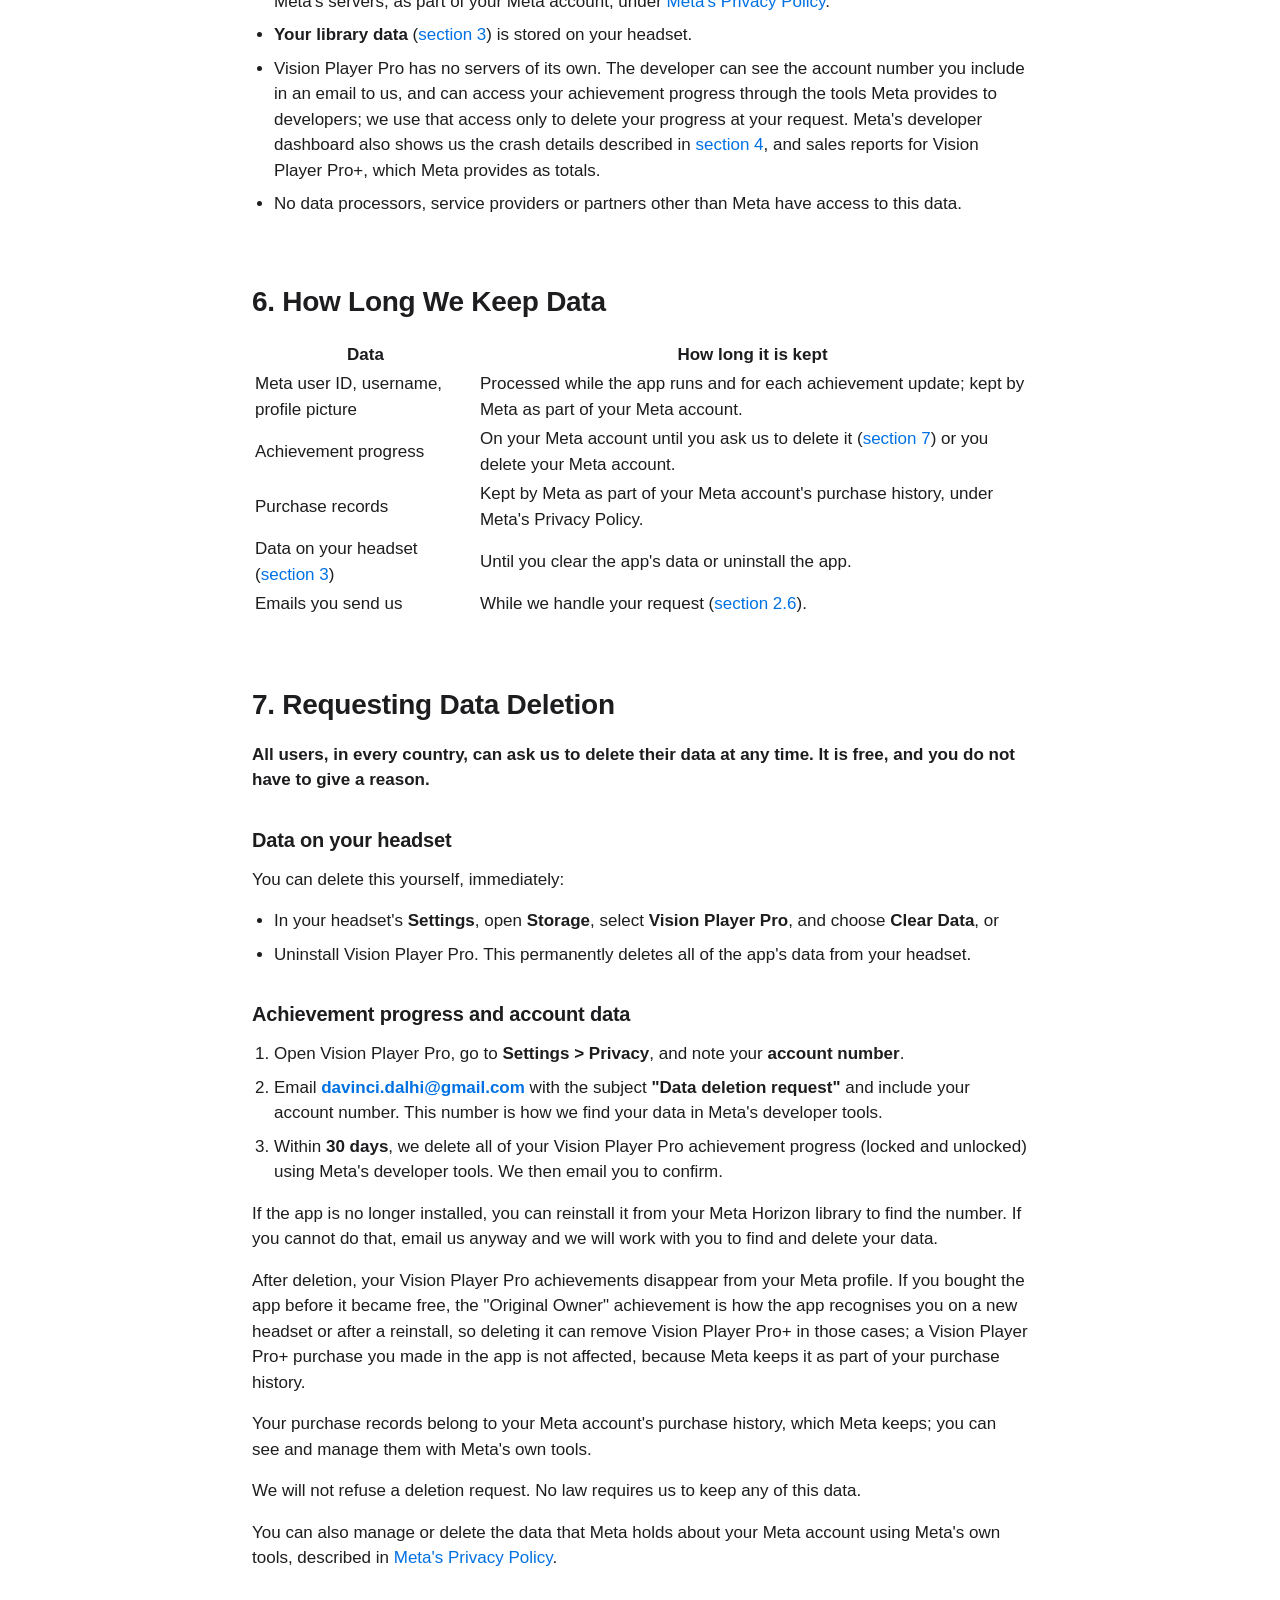
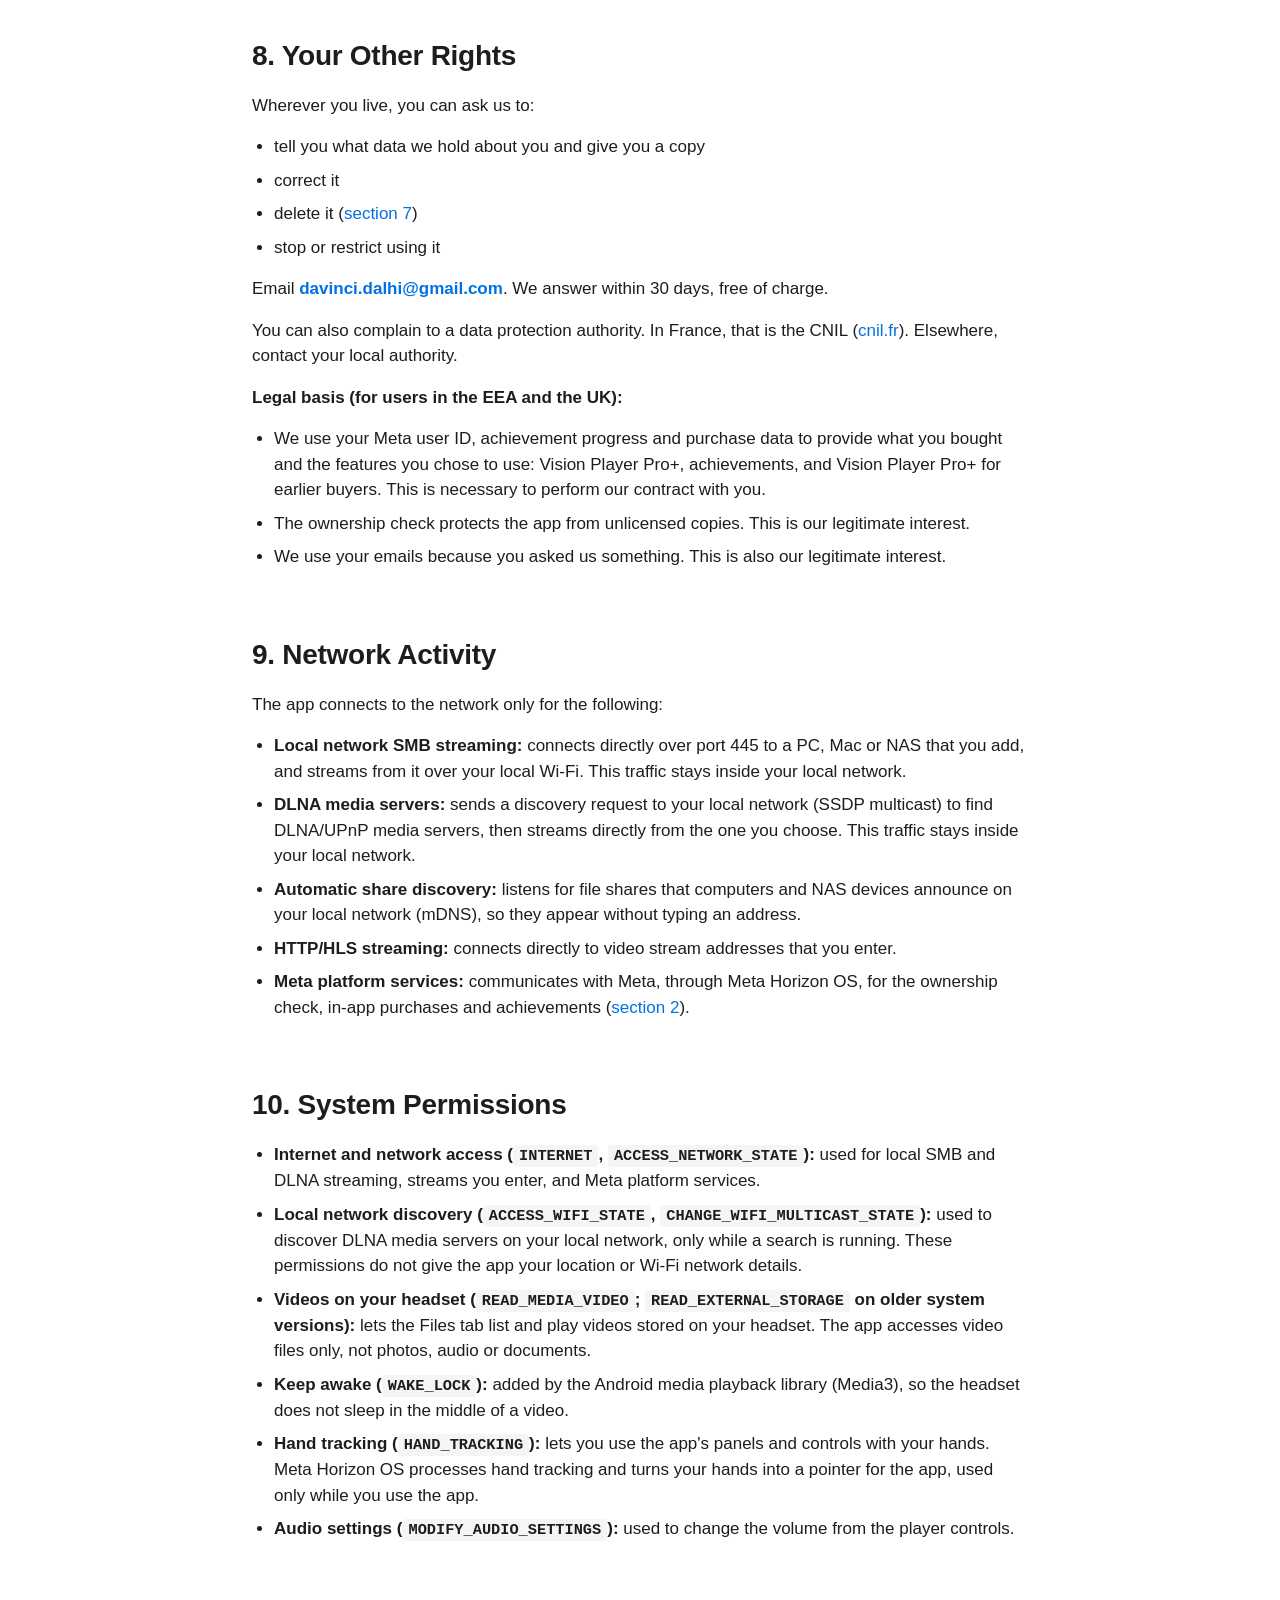
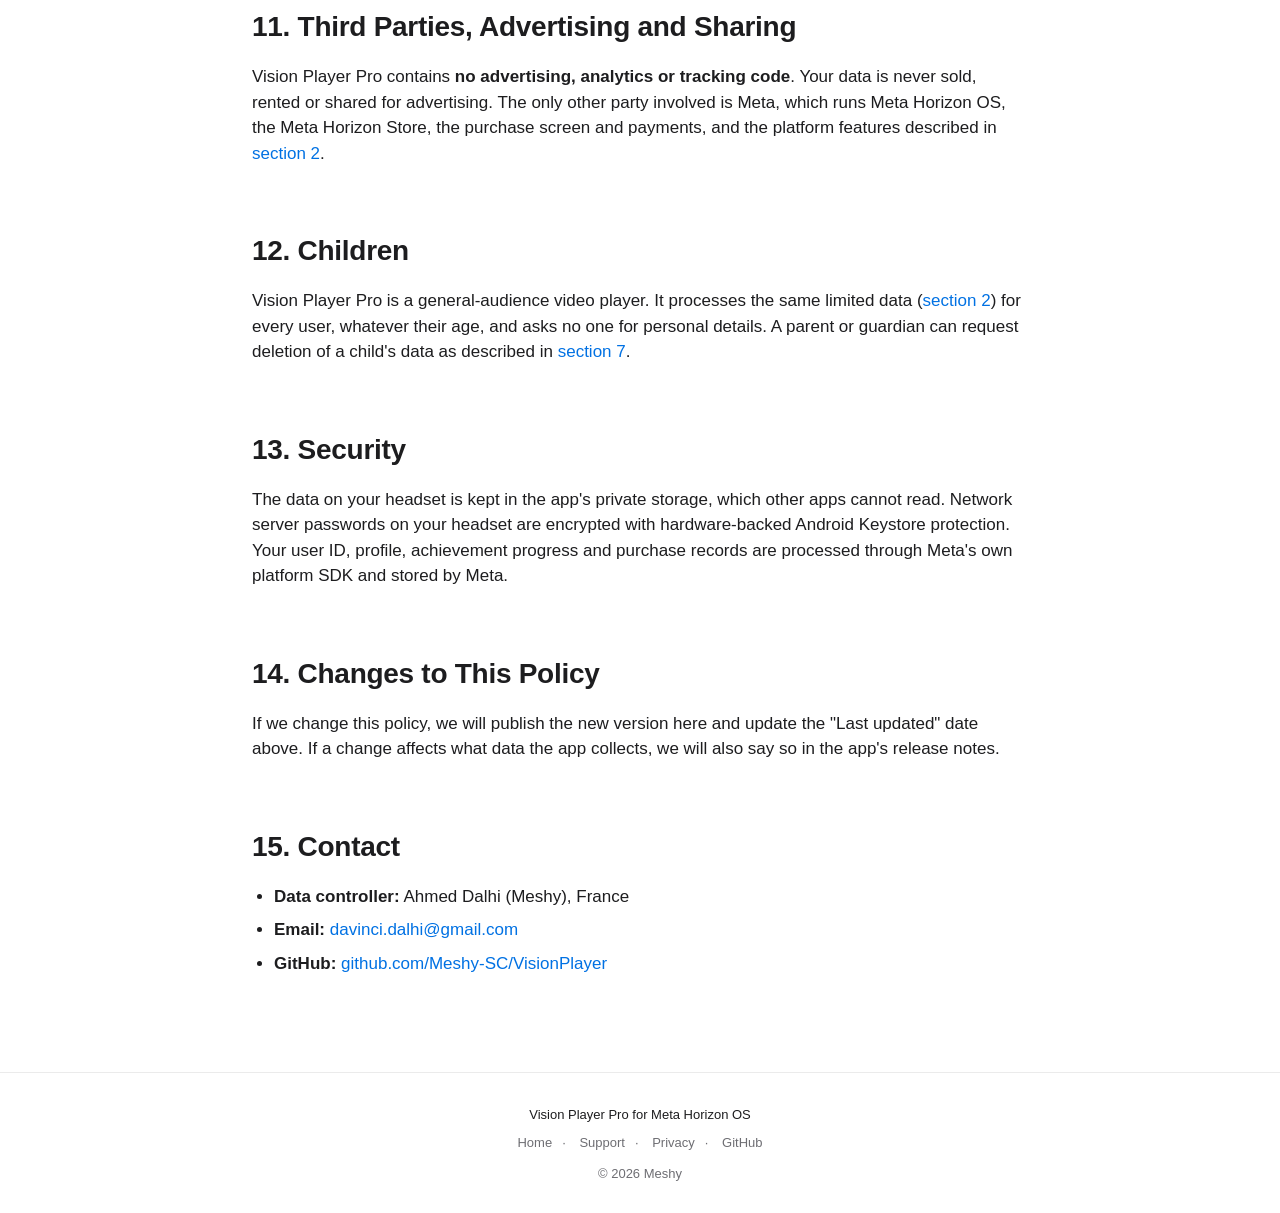
<file: horizon-privacy.html>
<!DOCTYPE html>
<html lang="en">
<head>
  <meta charset="UTF-8" />
  <meta name="viewport" content="width=device-width, initial-scale=1.0" />
  <meta name="theme-color" content="#000000" />
  <title>Privacy Policy — Vision Player Pro (Meta Horizon)</title>
  <meta name="description" content="Privacy policy for Vision Player Pro: VR Video Player on Meta Quest. What data the app collects, how it is used, and how to request deletion." />
  <link rel="icon" type="image/png" href="assets/logo.png" />
  <link rel="apple-touch-icon" href="assets/logo.png" />
  <link rel="stylesheet" href="assets/style.css" />
</head>
<body>

  <nav class="nav">
    <div class="nav-inner">
      <a class="nav-brand" href="./">
        <img src="assets/logo.png" alt="" />
        VisionPlayer
      </a>
      <div class="nav-links">
        <a href="./">Home</a>
        <a href="horizon-support.html">Support</a>
        <a href="horizon-privacy.html" class="active">Privacy</a>
      </div>
    </div>
  </nav>

  <main class="container">
    <h1>Vision Player Pro Privacy Policy — Meta Quest</h1>
    <p class="meta">
      App: Vision Player Pro: VR Video Player, on the Meta Horizon Store · Publisher: Meshy (Ahmed Dalhi)<br />
      Effective date: July 25, 2026 · Last updated: November 22, 2026
    </p>

    <div class="callout">
      <strong class="callout-title">Summary</strong>
      <p>Vision Player Pro is free to download. It offers <strong>Vision Player Pro+</strong>, a one-time in-app purchase, and it uses Meta Horizon platform features for in-app purchases and achievements. To do this, <strong>Vision Player Pro collects and processes the following user data</strong>:</p>
      <ul>
      <li>your <strong>Meta user ID</strong> for this app (Meta's "User ID" feature)</li>
      <li>your <strong>Meta profile</strong>, meaning your username and profile picture, on which Meta shows your achievements (Meta's "User Profile" feature)</li>
      <li>your <strong>achievement progress</strong>: the number of days on which you watched videos in earlier, paid versions of the app, and whether you owned the app before it became free</li>
      <li>your <strong>in-app purchase data</strong>: whether your Meta account has bought Vision Player Pro+ (Meta's "In-App Purchases" feature)</li>
      </ul>
      <p>Vision Player Pro uses this data to unlock Vision Player Pro+ for people who bought it, or who bought the app before it became free, and to record your achievements on your Meta account. It also checks with Meta that your account has the app. Your videos, history, settings, server passwords and the free version's daily watching time are stored on your headset.</p>
      <p>Any user can ask us to delete their data at any time, free of charge. <a href="#deletion">Section 7</a> explains how.</p>
    </div>

    <div class="toc">
      <p class="toc-title">Contents</p>
      <ul>
        <li><a href="#s1">1. Who We Are</a></li>
        <li><a href="#s2">2. Data We Collect and How We Use It</a></li>
        <li><a href="#s3">3. Data Stored on Your Headset</a></li>
        <li><a href="#s4">4. Crash Reports</a></li>
        <li><a href="#s5">5. Where Your Data Is Stored and Who Can Access It</a></li>
        <li><a href="#s6">6. How Long We Keep Data</a></li>
        <li><a href="#deletion">7. Requesting Data Deletion</a></li>
        <li><a href="#s8">8. Your Other Rights</a></li>
        <li><a href="#s9">9. Network Activity</a></li>
        <li><a href="#s10">10. System Permissions</a></li>
        <li><a href="#s11">11. Third Parties, Advertising and Sharing</a></li>
        <li><a href="#s12">12. Children</a></li>
        <li><a href="#s13">13. Security</a></li>
        <li><a href="#s14">14. Changes to This Policy</a></li>
        <li><a href="#s15">15. Contact</a></li>
      </ul>
    </div>

    <h2 id="s1">1. Who We Are</h2>
    <p>Vision Player Pro: VR Video Player ("Vision Player Pro", "the app") is published on the Meta Horizon Store by <strong>Meshy</strong>. The person responsible for your data (the data controller) is <strong>Ahmed Dalhi</strong>, based in France.</p>
    <p>Contact: <strong><a href="mailto:davinci.dalhi@gmail.com?subject=Vision%20Player%20Pro%20privacy">davinci.dalhi@gmail.com</a></strong></p>
    <p>This policy covers Vision Player Pro on Meta Quest headsets running Meta Horizon OS (Quest 2, Quest Pro, Quest 3 and Quest 3S).</p>
    <h2 id="s2">2. Data We Collect and How We Use It</h2>
    <h3>2.1 Your Meta user ID (Meta "User ID" feature)</h3>
    <ul><li>
    <strong>What it is:</strong> the number Meta uses to identify your Meta account inside Vision Player Pro. It is not your username. Meta gives each app a different number for the same person, so this one cannot identify you in other apps.
    </li><li>
    <strong>How it is processed:</strong> Meta Horizon OS provides it to the app through the Meta Horizon Platform SDK when the app starts. Vision Player Pro processes it with every achievement update it sends to Meta (<a href="#s2">section 2.3</a>), and Meta records your achievement progress under this ID, which is how Meta knows the progress belongs to you.
    </li><li>
    <strong>What it is used for:</strong>
    <ul><li>
    your achievements (<a href="#s2">section 2.3</a>) and your purchases (<a href="#s2">section 2.4</a>)
    </li><li>
    showing it to you as your <strong>account number</strong> in <strong>Settings &gt; Privacy</strong>, so you can include it in a deletion request (<a href="#deletion">section 7</a>)
     It is not used for advertising, profiling or anything else. The app keeps it in memory while it runs; Meta stores it as part of your Meta account.
    </li></ul>
    </li></ul>
    <h3>2.2 Your Meta profile: username and profile picture (Meta "User Profile" feature)</h3>
    <ul><li>
    <strong>What it is:</strong> your Meta Horizon username and profile picture.
    </li><li>
    <strong>How it is processed:</strong> Meta processes your profile for Vision Player Pro's achievements: the achievements you earn in the app appear on your Meta Horizon profile, next to your username and picture. Meta requires every app that uses achievements to request access to this profile information.
    </li><li>
    <strong>What it is used for:</strong> only for showing your achievements on your Meta Horizon profile. The app's own screens do not show your username or picture.
    </li></ul>
    <h3>2.3 Your achievement progress</h3>
    <ul><li>
    <strong>What it is:</strong>
    <ul><li>
    a <strong>"days watched" count</strong>: the number of different days on which you played at least one video in an earlier, paid version of the app (versions up to 26.1.17), and the <strong>"Regular Viewer"</strong> achievement those versions unlocked after 7 days of watching. The current version no longer adds to this count.
    </li><li>
    the <strong>"Original Owner"</strong> achievement, a hidden achievement that marks a Meta account that owned Vision Player Pro before it became free.
    </li></ul>
    </li><li>
    <strong>How it is collected:</strong> earlier, paid versions added 1 to the count the first time you started a video on a given day. The current version reads the count and "Original Owner" when it starts. If your account has watched on a paid version, or the app on your headset was installed from a paid version, the app unlocks "Original Owner".
    </li><li>
    <strong>How it is used:</strong>
    <ul><li>
    to unlock Vision Player Pro+, free of charge, for everyone who bought Vision Player Pro before it became free. Your achievements are how the app recognises you as an earlier buyer, on any headset and after a reinstall.
    </li><li>
    to show your achievements on your Meta Horizon profile.
    </li></ul>
    </li><li>
    <strong>What it contains:</strong> only the count and the two unlocks described above, with no video names, viewing times or durations.
    </li></ul>
    <h3>2.4 Your in-app purchase data (Meta "In-App Purchases" feature)</h3>
    <ul><li>
    <strong>What it is:</strong> the record Meta keeps of the add-ons your Meta account has bought in Vision Player Pro. There is one: <strong>Vision Player Pro+</strong>, a one-time purchase. The record says which add-on it is and when it was bought.
    </li><li>
    <strong>How it is processed:</strong> when the app starts, and when you choose <strong>Restore Purchases</strong> in <strong>Settings &gt; Vision Player Pro+</strong>, the app asks Meta Horizon OS which add-ons your account owns and reads the store price of Vision Player Pro+ to show it. When you choose <strong>Unlock Vision Player Pro+</strong>, Meta Horizon OS shows Meta's own purchase screen; Meta handles the payment and tells the app whether the purchase went through. Your payment details (card or PayPal) are handled and kept by Meta.
    </li><li>
    <strong>What it is used for:</strong> only to unlock Vision Player Pro+ on your headset and to show its price. It is not used for advertising, profiling or anything else.
    </li></ul>
    <h3>2.5 Ownership check (entitlement)</h3>
    <p>When the app starts, it asks Meta Horizon OS whether your Meta account has Vision Player Pro from the Meta Horizon Store. It gets back a yes or no answer and uses it only to stop unlicensed copies of the app from running.</p>
    <h3>2.6 Emails you send us</h3>
    <p>If you email us for support or to request deletion, we receive your email address, your message, and anything you include, such as your account number. We use it only to answer you, or to find and delete your data. Your email passes through our email provider. We keep it only while we handle your request. For deletion requests, we delete your email once we have confirmed the deletion to you.</p>
    <h2 id="s3">3. Data Stored on Your Headset</h2>
    <p>To remember your library and preferences, the app stores the following in its private storage on your headset:</p>
    <ul><li>
    Playback resume positions
    </li><li>
    Playback history and favorites
    </li><li>
    Per-video format settings (projection, 3D mode, audio track selection)
    </li><li>
    Network server bookmarks
    </li><li>
    <strong>Network server passwords</strong>, encrypted with Android <code>EncryptedSharedPreferences</code>, which uses hardware-backed Android Keystore protection
    </li><li>
    The date of the last day earlier versions counted toward your achievement progress (<a href="#s2">section 2.3</a>)
    </li><li>
    <strong>Free version only:</strong> how long you have watched videos today and the date, so the free version can offer its 10 minutes a day. Only time a video is actually playing is counted. Nothing about what you watched is stored.
    </li><li>
    Whether Vision Player Pro+ is unlocked, so the app can start without waiting for Meta, and whether the app on your headset was first installed from an earlier, paid version (<a href="#s2">section 2.3</a>)
    </li><li>
    Thumbnails of your videos, and a fingerprint of each video file the app has shown, with the file's location. The fingerprint is calculated from the file's size and its first and last 64 KB. It lets the app recognise a video you have moved or renamed, so the video keeps its thumbnail, resume position, favorite and history. If a video disappears from its folder, these are kept for up to 180 days in case it comes back, for example when you reconnect a drive.
    </li></ul>
    <h2 id="s4">4. Crash Reports</h2>
    <p>If the app crashes, Meta Horizon OS may report it to Meta, and Meta's developer dashboard then shows us the technical details: the headset model, the Meta Horizon OS and app versions, and where in the code the crash happened. We use them only to fix the problem.</p>
    <h2 id="s5">5. Where Your Data Is Stored and Who Can Access It</h2>
    <ul><li>
    <strong>Your Meta user ID, profile, achievement progress and purchase records</strong> are stored by <strong>Meta</strong> on Meta's servers, as part of your Meta account, under <a href="https://www.meta.com/legal/privacy-policy/" target="_blank" rel="noopener">Meta's Privacy Policy</a>.
    </li><li>
    <strong>Your library data</strong> (<a href="#s3">section 3</a>) is stored on your headset.
    </li><li>
    Vision Player Pro has no servers of its own. The developer can see the account number you include in an email to us, and can access your achievement progress through the tools Meta provides to developers; we use that access only to delete your progress at your request. Meta's developer dashboard also shows us the crash details described in <a href="#s4">section 4</a>, and sales reports for Vision Player Pro+, which Meta provides as totals.
    </li><li>
    No data processors, service providers or partners other than Meta have access to this data.
    </li></ul>
    <h2 id="s6">6. How Long We Keep Data</h2>
    <table><thead><tr><th>Data</th><th>How long it is kept</th></tr></thead><tbody>
    <tr><td>Meta user ID, username, profile picture</td><td>Processed while the app runs and for each achievement update; kept by Meta as part of your Meta account.</td></tr>
    <tr><td>Achievement progress</td><td>On your Meta account until you ask us to delete it (<a href="#deletion">section 7</a>) or you delete your Meta account.</td></tr>
    <tr><td>Purchase records</td><td>Kept by Meta as part of your Meta account's purchase history, under Meta's Privacy Policy.</td></tr>
    <tr><td>Data on your headset (<a href="#s3">section 3</a>)</td><td>Until you clear the app's data or uninstall the app.</td></tr>
    <tr><td>Emails you send us</td><td>While we handle your request (<a href="#s2">section 2.6</a>).</td></tr>
    </tbody></table>
    <h2 id="deletion">7. Requesting Data Deletion</h2>
    <p><strong>All users, in every country, can ask us to delete their data at any time. It is free, and you do not have to give a reason.</strong></p>
    <h3>Data on your headset</h3>
    <p>You can delete this yourself, immediately:</p>
    <ul><li>
    In your headset's <strong>Settings</strong>, open <strong>Storage</strong>, select <strong>Vision Player Pro</strong>, and choose <strong>Clear Data</strong>, or
    </li><li>
    Uninstall Vision Player Pro. This permanently deletes all of the app's data from your headset.
    </li></ul>
    <h3>Achievement progress and account data</h3>
    <ol><li>
    Open Vision Player Pro, go to <strong>Settings &gt; Privacy</strong>, and note your <strong>account number</strong>.
    </li><li>
    Email <strong><a href="mailto:davinci.dalhi@gmail.com?subject=Vision%20Player%20Pro%20privacy">davinci.dalhi@gmail.com</a></strong> with the subject <strong>"Data deletion request"</strong> and include your account number. This number is how we find your data in Meta's developer tools.
    </li><li>
    Within <strong>30 days</strong>, we delete all of your Vision Player Pro achievement progress (locked and unlocked) using Meta's developer tools. We then email you to confirm.
    </li></ol>
    <p>If the app is no longer installed, you can reinstall it from your Meta Horizon library to find the number. If you cannot do that, email us anyway and we will work with you to find and delete your data.</p>
    <p>After deletion, your Vision Player Pro achievements disappear from your Meta profile. If you bought the app before it became free, the "Original Owner" achievement is how the app recognises you on a new headset or after a reinstall, so deleting it can remove Vision Player Pro+ in those cases; a Vision Player Pro+ purchase you made in the app is not affected, because Meta keeps it as part of your purchase history.</p>
    <p>Your purchase records belong to your Meta account's purchase history, which Meta keeps; you can see and manage them with Meta's own tools.</p>
    <p>We will not refuse a deletion request. No law requires us to keep any of this data.</p>
    <p>You can also manage or delete the data that Meta holds about your Meta account using Meta's own tools, described in <a href="https://www.meta.com/legal/privacy-policy/" target="_blank" rel="noopener">Meta's Privacy Policy</a>.</p>
    <h2 id="s8">8. Your Other Rights</h2>
    <p>Wherever you live, you can ask us to:</p>
    <ul><li>
    tell you what data we hold about you and give you a copy
    </li><li>
    correct it
    </li><li>
    delete it (<a href="#deletion">section 7</a>)
    </li><li>
    stop or restrict using it
    </li></ul>
    <p>Email <strong><a href="mailto:davinci.dalhi@gmail.com?subject=Vision%20Player%20Pro%20privacy">davinci.dalhi@gmail.com</a></strong>. We answer within 30 days, free of charge.</p>
    <p>You can also complain to a data protection authority. In France, that is the CNIL (<a href="https://www.cnil.fr" target="_blank" rel="noopener">cnil.fr</a>). Elsewhere, contact your local authority.</p>
    <p><strong>Legal basis (for users in the EEA and the UK):</strong></p>
    <ul><li>
    We use your Meta user ID, achievement progress and purchase data to provide what you bought and the features you chose to use: Vision Player Pro+, achievements, and Vision Player Pro+ for earlier buyers. This is necessary to perform our contract with you.
    </li><li>
    The ownership check protects the app from unlicensed copies. This is our legitimate interest.
    </li><li>
    We use your emails because you asked us something. This is also our legitimate interest.
    </li></ul>
    <h2 id="s9">9. Network Activity</h2>
    <p>The app connects to the network only for the following:</p>
    <ul><li>
    <strong>Local network SMB streaming:</strong> connects directly over port 445 to a PC, Mac or NAS that you add, and streams from it over your local Wi-Fi. This traffic stays inside your local network.
    </li><li>
    <strong>DLNA media servers:</strong> sends a discovery request to your local network (SSDP multicast) to find DLNA/UPnP media servers, then streams directly from the one you choose. This traffic stays inside your local network.
    </li><li>
    <strong>Automatic share discovery:</strong> listens for file shares that computers and NAS devices announce on your local network (mDNS), so they appear without typing an address.
    </li><li>
    <strong>HTTP/HLS streaming:</strong> connects directly to video stream addresses that you enter.
    </li><li>
    <strong>Meta platform services:</strong> communicates with Meta, through Meta Horizon OS, for the ownership check, in-app purchases and achievements (<a href="#s2">section 2</a>).
    </li></ul>
    <h2 id="s10">10. System Permissions</h2>
    <ul><li>
    <strong>Internet and network access (<code>INTERNET</code>, <code>ACCESS_NETWORK_STATE</code>):</strong> used for local SMB and DLNA streaming, streams you enter, and Meta platform services.
    </li><li>
    <strong>Local network discovery (<code>ACCESS_WIFI_STATE</code>, <code>CHANGE_WIFI_MULTICAST_STATE</code>):</strong> used to discover DLNA media servers on your local network, only while a search is running. These permissions do not give the app your location or Wi-Fi network details.
    </li><li>
    <strong>Videos on your headset (<code>READ_MEDIA_VIDEO</code>; <code>READ_EXTERNAL_STORAGE</code> on older system versions):</strong> lets the Files tab list and play videos stored on your headset. The app accesses video files only, not photos, audio or documents.
    </li><li>
    <strong>Keep awake (<code>WAKE_LOCK</code>):</strong> added by the Android media playback library (Media3), so the headset does not sleep in the middle of a video.
    </li><li>
    <strong>Hand tracking (<code>HAND_TRACKING</code>):</strong> lets you use the app's panels and controls with your hands. Meta Horizon OS processes hand tracking and turns your hands into a pointer for the app, used only while you use the app.
    </li><li>
    <strong>Audio settings (<code>MODIFY_AUDIO_SETTINGS</code>):</strong> used to change the volume from the player controls.
    </li></ul>
    <h2 id="s11">11. Third Parties, Advertising and Sharing</h2>
    <p>Vision Player Pro contains <strong>no advertising, analytics or tracking code</strong>. Your data is never sold, rented or shared for advertising. The only other party involved is Meta, which runs Meta Horizon OS, the Meta Horizon Store, the purchase screen and payments, and the platform features described in <a href="#s2">section 2</a>.</p>
    <h2 id="s12">12. Children</h2>
    <p>Vision Player Pro is a general-audience video player. It processes the same limited data (<a href="#s2">section 2</a>) for every user, whatever their age, and asks no one for personal details. A parent or guardian can request deletion of a child's data as described in <a href="#deletion">section 7</a>.</p>
    <h2 id="s13">13. Security</h2>
    <p>The data on your headset is kept in the app's private storage, which other apps cannot read. Network server passwords on your headset are encrypted with hardware-backed Android Keystore protection. Your user ID, profile, achievement progress and purchase records are processed through Meta's own platform SDK and stored by Meta.</p>
    <h2 id="s14">14. Changes to This Policy</h2>
    <p>If we change this policy, we will publish the new version here and update the "Last updated" date above. If a change affects what data the app collects, we will also say so in the app's release notes.</p>
    <h2 id="s15">15. Contact</h2>
    <ul><li>
    <strong>Data controller:</strong> Ahmed Dalhi (Meshy), France
    </li><li>
    <strong>Email:</strong> <a href="mailto:davinci.dalhi@gmail.com?subject=Vision%20Player%20Pro%20privacy">davinci.dalhi@gmail.com</a>
    </li><li>
    <strong>GitHub:</strong> <a href="https://github.com/Meshy-SC/VisionPlayer" target="_blank" rel="noopener">github.com/Meshy-SC/VisionPlayer</a>
    </li></ul>
  </main>

  <footer class="footer">
    <div class="footer-brand">Vision Player Pro for Meta Horizon OS</div>
    <div>
      <a href="./">Home</a>·
      <a href="horizon-support.html">Support</a>·
      <a href="horizon-privacy.html">Privacy</a>·
      <a href="https://github.com/Meshy-SC/VisionPlayer" target="_blank" rel="noopener">GitHub</a>
    </div>
    <div style="margin-top: 12px;">© 2026 Meshy</div>
  </footer>

</body>
</html>
</file>
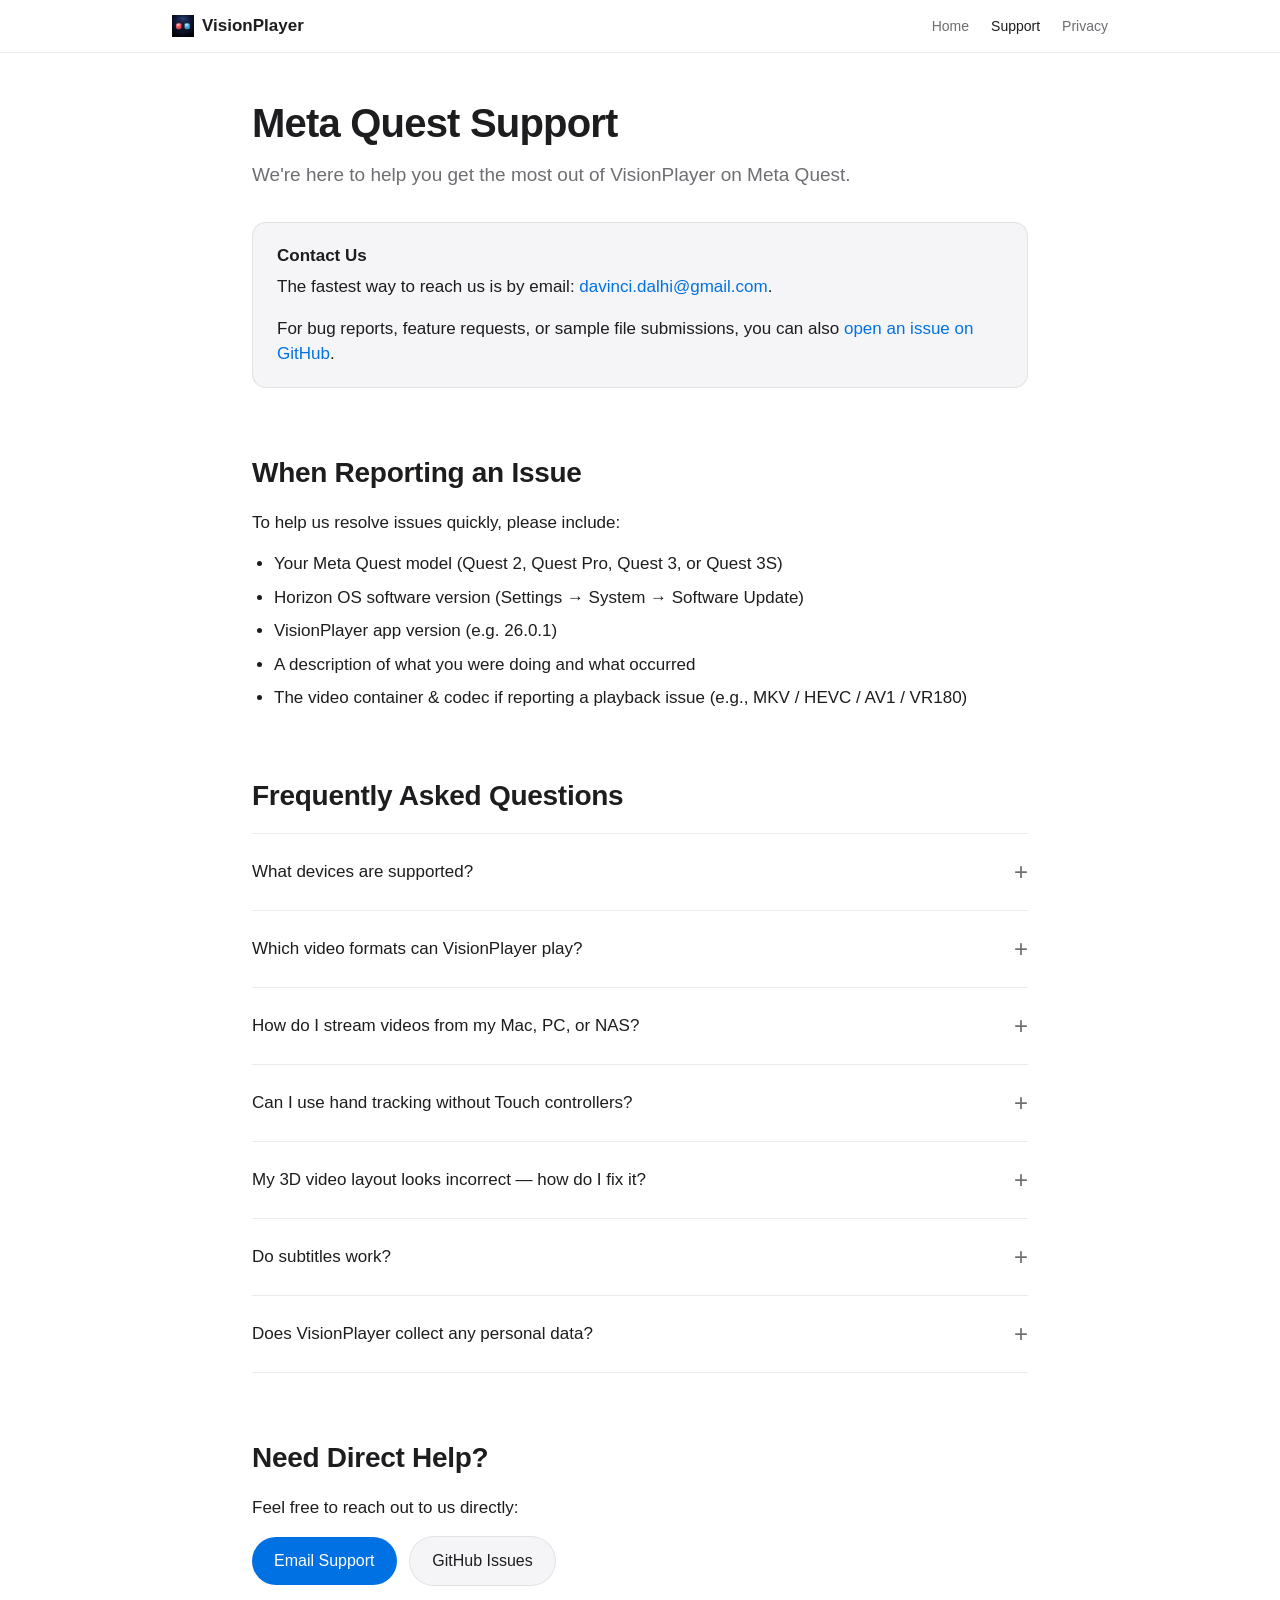
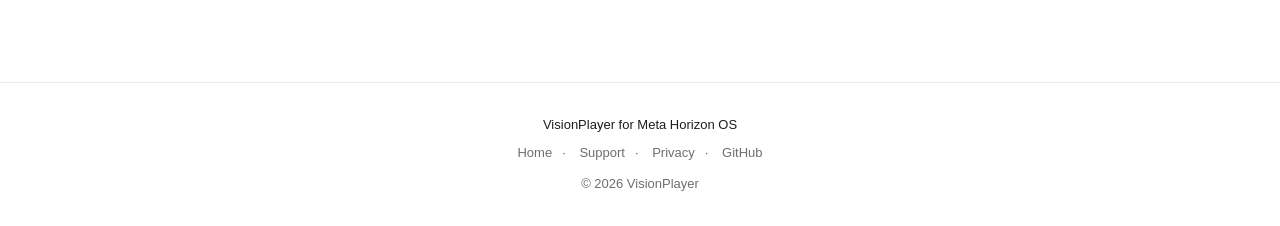
<file: horizon-support.html>
<!DOCTYPE html>
<html lang="en">
<head>
  <meta charset="UTF-8" />
  <meta name="viewport" content="width=device-width, initial-scale=1.0" />
  <meta name="theme-color" content="#000000" />
  <title>Support — VisionPlayer (Meta Horizon)</title>
  <meta name="description" content="Get help with VisionPlayer for Meta Quest headsets." />
  <link rel="icon" type="image/png" href="assets/logo.png" />
  <link rel="apple-touch-icon" href="assets/logo.png" />
  <link rel="stylesheet" href="assets/style.css" />
</head>
<body>

  <nav class="nav">
    <div class="nav-inner">
      <a class="nav-brand" href="./">
        <img src="assets/logo.png" alt="" />
        VisionPlayer
      </a>
      <div class="nav-links">
        <a href="./">Home</a>
        <a href="horizon-support.html" class="active">Support</a>
        <a href="horizon-privacy.html">Privacy</a>
      </div>
    </div>
  </nav>

  <main class="container">
    <h1>Meta Quest Support</h1>
    <p class="subtitle">We're here to help you get the most out of VisionPlayer on Meta Quest.</p>

    <div class="callout" style="margin-top: 32px;">
      <strong class="callout-title">Contact Us</strong>
      <p>
        The fastest way to reach us is by email:
        <a href="mailto:davinci.dalhi@gmail.com?subject=VisionPlayer%20Meta%20Quest%20Support">davinci.dalhi@gmail.com</a>.
      </p>
      <p>
        For bug reports, feature requests, or sample file submissions, you can also
        <a href="https://github.com/Meshy-SC/VisionPlayer/issues" target="_blank" rel="noopener">open an issue on GitHub</a>.
      </p>
    </div>

    <h2>When Reporting an Issue</h2>
    <p>To help us resolve issues quickly, please include:</p>
    <ul>
      <li>Your Meta Quest model (Quest 2, Quest Pro, Quest 3, or Quest 3S)</li>
      <li>Horizon OS software version (Settings &rarr; System &rarr; Software Update)</li>
      <li>VisionPlayer app version (e.g. 26.0.1)</li>
      <li>A description of what you were doing and what occurred</li>
      <li>The video container &amp; codec if reporting a playback issue (e.g., MKV / HEVC / AV1 / VR180)</li>
    </ul>

    <h2>Frequently Asked Questions</h2>

    <div class="faq">
      <details>
        <summary>What devices are supported?</summary>
        <p>VisionPlayer runs natively on Meta Quest 2, Meta Quest Pro, Meta Quest 3, and Meta Quest 3S on Horizon OS.</p>
      </details>

      <details>
        <summary>Which video formats can VisionPlayer play?</summary>
        <p>
          VisionPlayer uses a high-performance dual-engine pipeline. Standard formats (MP4, MOV, H.264, HEVC, HLS) play via
          hardware-accelerated media decoders. Other containers and formats (MKV, WebM, AVI, WMV, AV1, VP9, MPEG-2, AAC, AC-3, FLAC, Opus)
          are processed transparently.
        </p>
        <p>
          Supported projections include flat 2D, VR180, VR360, fisheye (180°/190°/200°), side-by-side (SBS) 3D, and over-under (OU) 3D.
        </p>
      </details>

      <details>
        <summary>How do I stream videos from my Mac, PC, or NAS?</summary>
        <p>
          VisionPlayer includes a built-in SMB network browser. Simply enable Windows File Sharing (SMB) on your PC/Mac or NAS on your local Wi-Fi.
          In VisionPlayer, navigate to the Network tab, tap your server name, and enter your share credentials. You can stream videos without copying files onto the headset.
        </p>
      </details>

      <details>
        <summary>Can I use hand tracking without Touch controllers?</summary>
        <p>
          Yes! VisionPlayer supports Meta Quest Hand Tracking 2.0. You can browse the library, select videos, pause, seek, and adjust settings using natural hand pinch and pointer gestures.
        </p>
      </details>

      <details>
        <summary>My 3D video layout looks incorrect — how do I fix it?</summary>
        <p>
          VisionPlayer auto-detects most 3D and VR projections from filename tags (e.g., <code>_180_sbs</code>, <code>_360_ou</code>, <code>_fisheye</code>).
          If a file is auto-detected incorrectly, open the playback settings panel and manually set the projection (2D / VR180 / VR360) and 3D mode (SBS / Over-Under).
          Your selection is remembered per video.
        </p>
      </details>

      <details>
        <summary>Do subtitles work?</summary>
        <p>
          Yes. VisionPlayer supports external SRT sidecar files, WebVTT, and embedded subtitles. You can pick external subtitle files directly from local storage.
        </p>
      </details>

      <details>
        <summary>Does VisionPlayer collect any personal data?</summary>
        <p>
          No. VisionPlayer collects zero personal data, contains no advertising SDKs, and performs no tracking.
          All settings and stored SMB credentials remain encrypted on your headset. See our <a href="horizon-privacy.html">Privacy Policy</a> for full details.
        </p>
      </details>
    </div>

    <h2>Need Direct Help?</h2>
    <p>Feel free to reach out to us directly:</p>
    <p>
      <a class="button" href="mailto:davinci.dalhi@gmail.com?subject=VisionPlayer%20Support">Email Support</a>
      <a class="button button-secondary" href="https://github.com/Meshy-SC/VisionPlayer/issues" target="_blank" rel="noopener" style="margin-left: 8px;">GitHub Issues</a>
    </p>
  </main>

  <footer class="footer">
    <div class="footer-brand">VisionPlayer for Meta Horizon OS</div>
    <div>
      <a href="./">Home</a>·
      <a href="horizon-support.html">Support</a>·
      <a href="horizon-privacy.html">Privacy</a>·
      <a href="https://github.com/Meshy-SC/VisionPlayer" target="_blank" rel="noopener">GitHub</a>
    </div>
    <div style="margin-top: 12px;">© 2026 VisionPlayer</div>
  </footer>

</body>
</html>
</file>
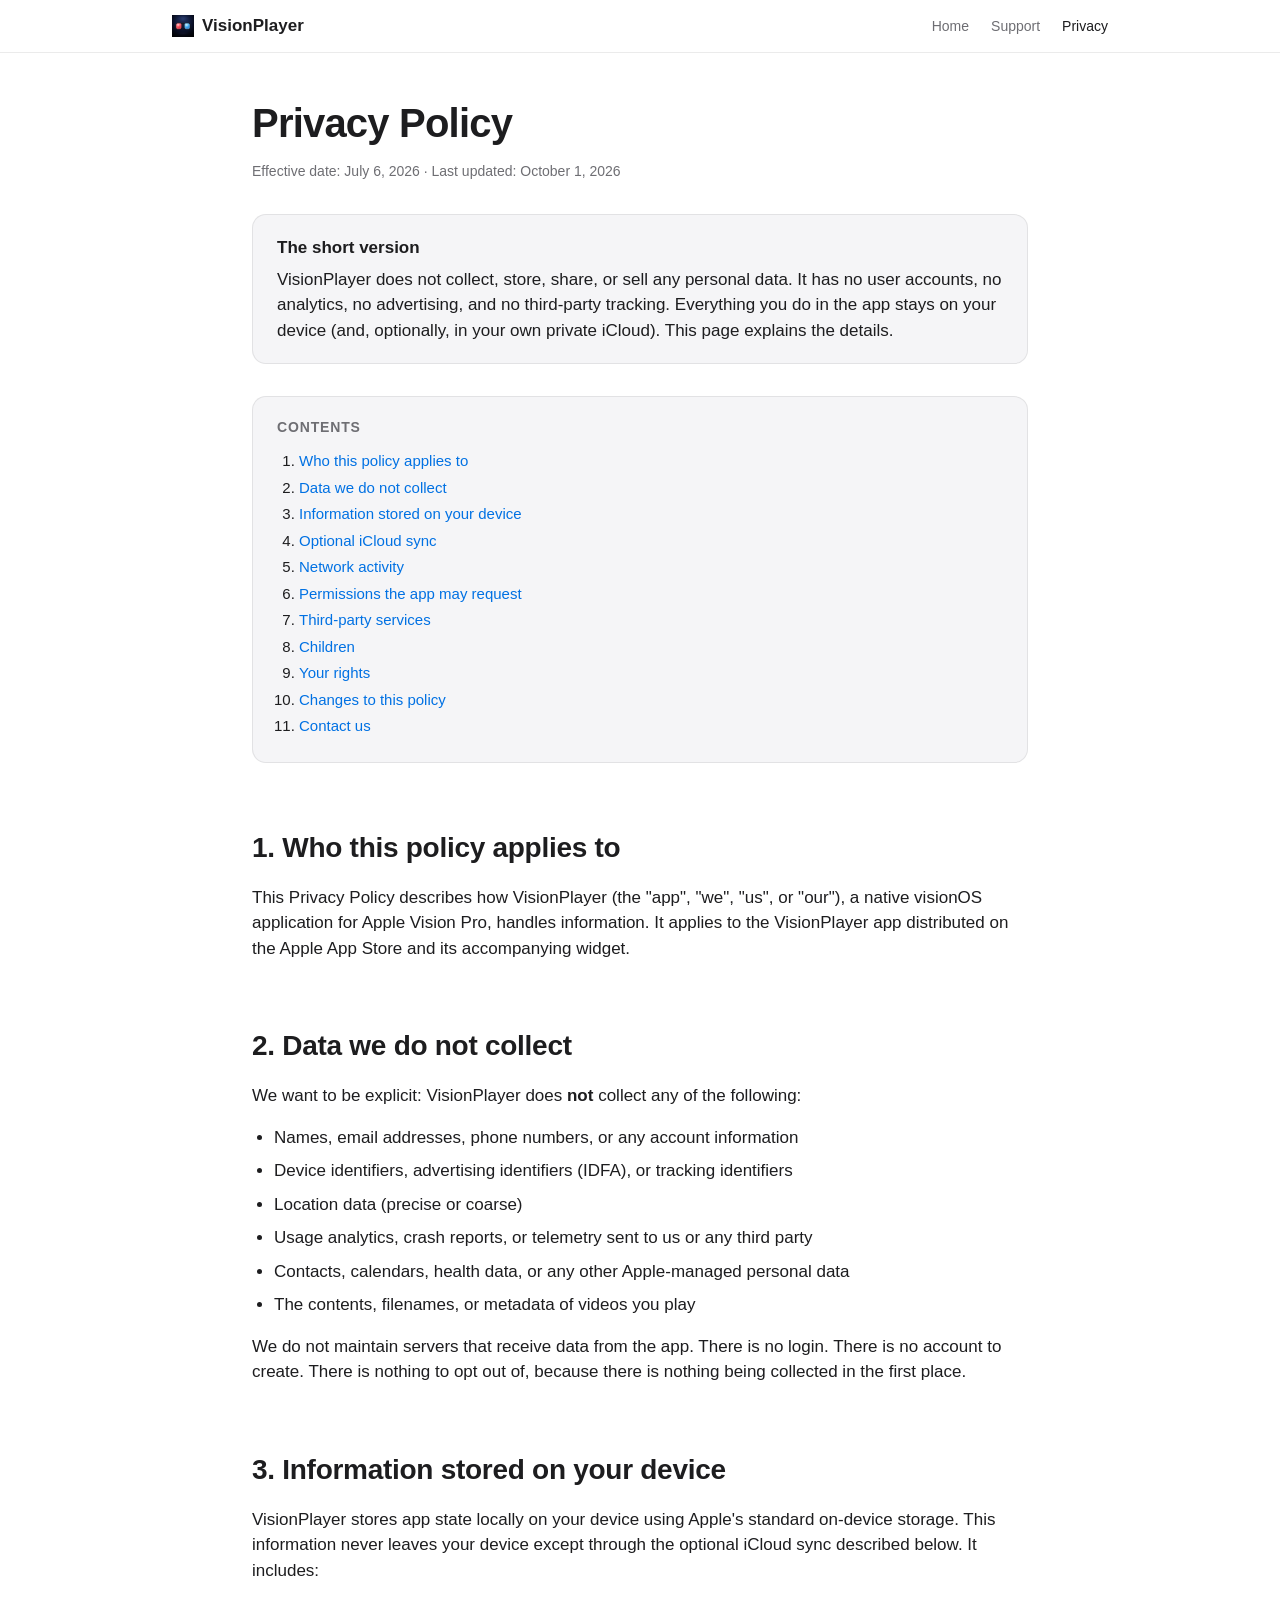
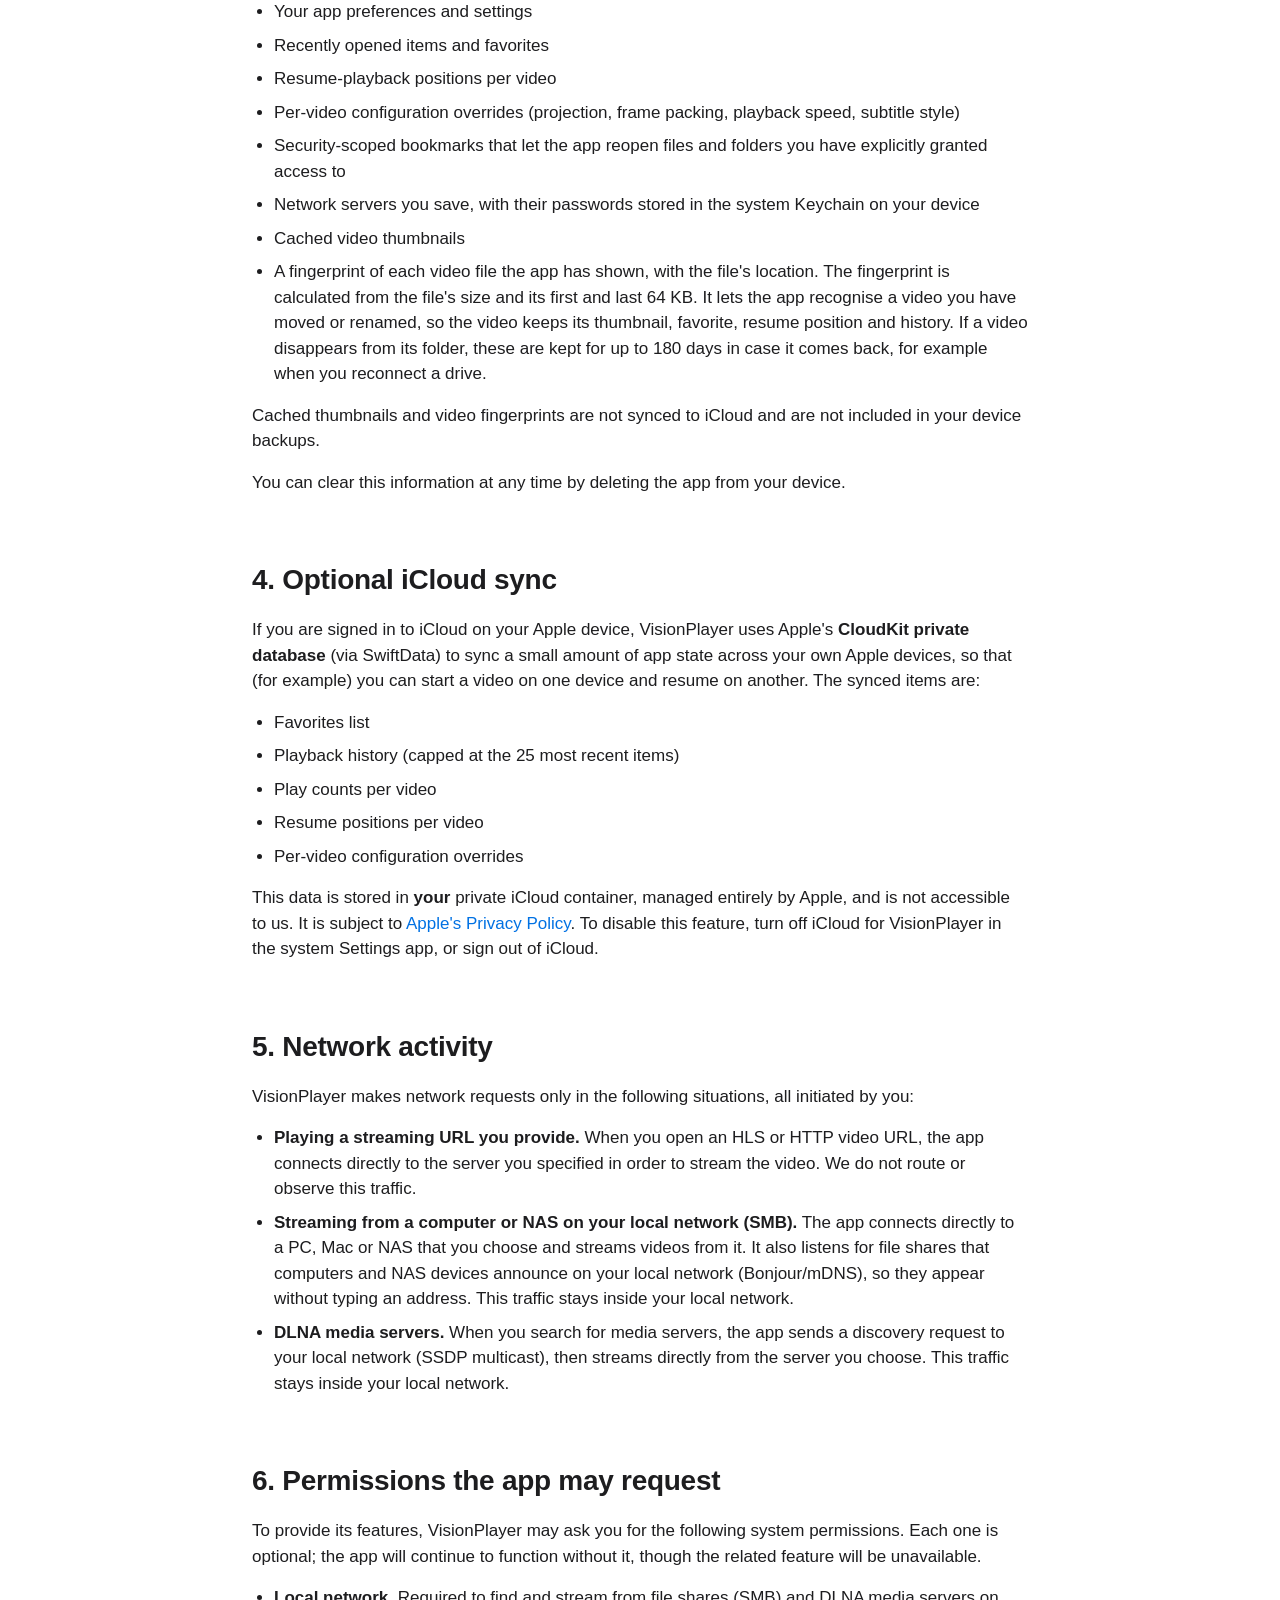
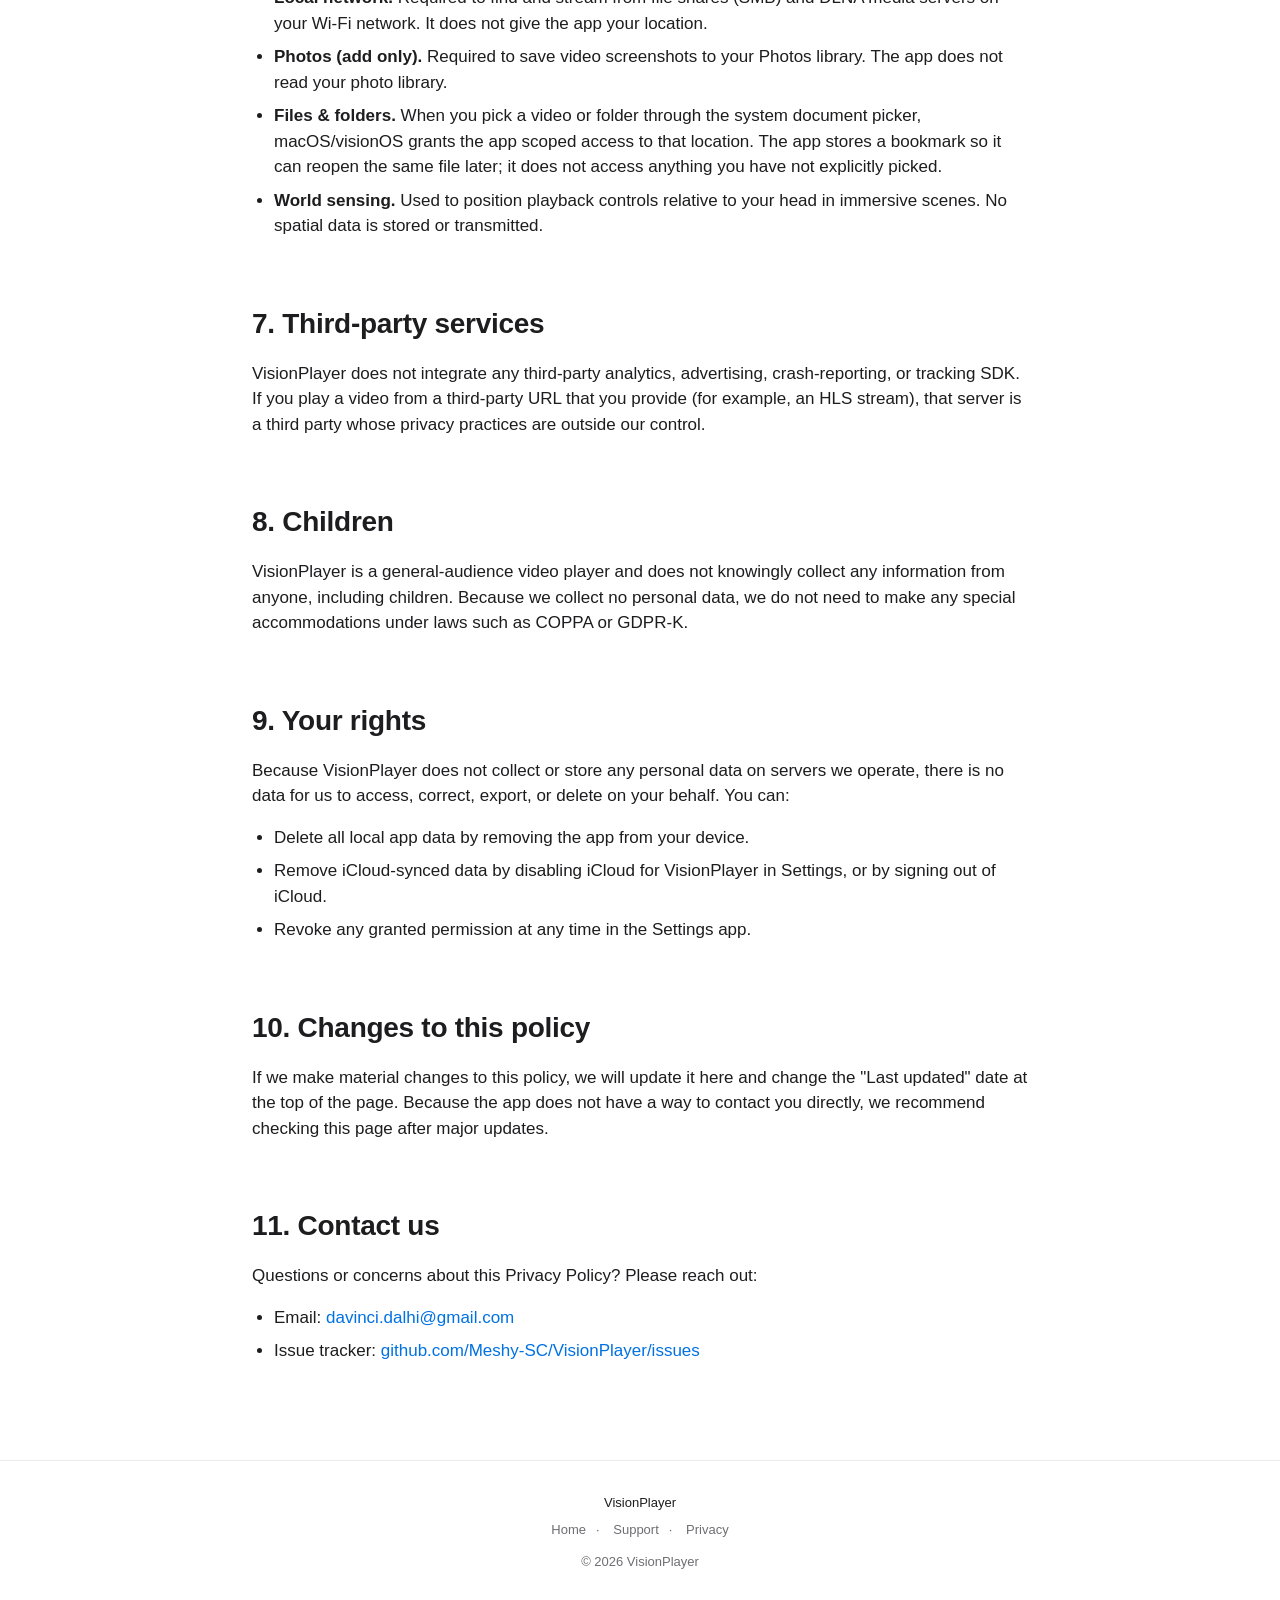
<file: privacy.html>
<!DOCTYPE html>
<html lang="en">
<head>
  <meta charset="UTF-8" />
  <meta name="viewport" content="width=device-width, initial-scale=1.0" />
  <meta name="theme-color" content="#000000" />
  <title>Privacy Policy — VisionPlayer</title>
  <meta name="description" content="VisionPlayer privacy policy — we don't collect your personal data." />
  <link rel="icon" type="image/png" href="assets/logo.png" />
  <link rel="apple-touch-icon" href="assets/logo.png" />
  <link rel="stylesheet" href="assets/style.css" />
</head>
<body>

  <nav class="nav">
    <div class="nav-inner">
      <a class="nav-brand" href="./">
        <img src="assets/logo.png" alt="" />
        VisionPlayer
      </a>
      <div class="nav-links">
        <a href="./">Home</a>
        <a href="support.html">Support</a>
        <a href="privacy.html" class="active">Privacy</a>
      </div>
    </div>
  </nav>

  <main class="container">
    <h1>Privacy Policy</h1>
    <p class="meta">Effective date: July 6, 2026 · Last updated: October 1, 2026</p>

    <div class="callout">
      <strong class="callout-title">The short version</strong>
      <p>
        VisionPlayer does not collect, store, share, or sell any personal data. It has no user
        accounts, no analytics, no advertising, and no third‑party tracking. Everything you do in the
        app stays on your device (and, optionally, in your own private iCloud). This page explains
        the details.
      </p>
    </div>

    <div class="toc">
      <p class="toc-title">Contents</p>
      <ol>
        <li><a href="#scope">Who this policy applies to</a></li>
        <li><a href="#no-collection">Data we do not collect</a></li>
        <li><a href="#on-device">Information stored on your device</a></li>
        <li><a href="#icloud">Optional iCloud sync</a></li>
        <li><a href="#network">Network activity</a></li>
        <li><a href="#permissions">Permissions the app may request</a></li>
        <li><a href="#third-parties">Third‑party services</a></li>
        <li><a href="#children">Children</a></li>
        <li><a href="#rights">Your rights</a></li>
        <li><a href="#changes">Changes to this policy</a></li>
        <li><a href="#contact">Contact us</a></li>
      </ol>
    </div>

    <h2 id="scope">1. Who this policy applies to</h2>
    <p>
      This Privacy Policy describes how VisionPlayer (the "app", "we", "us", or "our"), a native
      visionOS application for Apple Vision Pro, handles information. It applies to the VisionPlayer
      app distributed on the Apple App Store and its accompanying widget.
    </p>

    <h2 id="no-collection">2. Data we do not collect</h2>
    <p>We want to be explicit: VisionPlayer does <strong>not</strong> collect any of the following:</p>
    <ul>
      <li>Names, email addresses, phone numbers, or any account information</li>
      <li>Device identifiers, advertising identifiers (IDFA), or tracking identifiers</li>
      <li>Location data (precise or coarse)</li>
      <li>Usage analytics, crash reports, or telemetry sent to us or any third party</li>
      <li>Contacts, calendars, health data, or any other Apple‑managed personal data</li>
      <li>The contents, filenames, or metadata of videos you play</li>
    </ul>
    <p>
      We do not maintain servers that receive data from the app. There is no login. There is no
      account to create. There is nothing to opt out of, because there is nothing being collected in
      the first place.
    </p>

    <h2 id="on-device">3. Information stored on your device</h2>
    <p>
      VisionPlayer stores app state locally on your device using Apple's standard on‑device storage.
      This information never leaves your device except through the optional iCloud sync described
      below. It includes:
    </p>
    <ul>
      <li>Your app preferences and settings</li>
      <li>Recently opened items and favorites</li>
      <li>Resume‑playback positions per video</li>
      <li>Per‑video configuration overrides (projection, frame packing, playback speed, subtitle style)</li>
      <li>Security‑scoped bookmarks that let the app reopen files and folders you have explicitly granted access to</li>
      <li>Network servers you save, with their passwords stored in the system Keychain on your device</li>
      <li>Cached video thumbnails</li>
      <li>
        A fingerprint of each video file the app has shown, with the file's location. The fingerprint is
        calculated from the file's size and its first and last 64 KB. It lets the app recognise a video
        you have moved or renamed, so the video keeps its thumbnail, favorite, resume position and history.
        If a video disappears from its folder, these are kept for up to 180 days in case it comes back, for
        example when you reconnect a drive.
      </li>
    </ul>
    <p>
      Cached thumbnails and video fingerprints are not synced to iCloud and are not included in your
      device backups.
    </p>
    <p>
      You can clear this information at any time by deleting the app from your device.
    </p>

    <h2 id="icloud">4. Optional iCloud sync</h2>
    <p>
      If you are signed in to iCloud on your Apple device, VisionPlayer uses Apple's
      <strong>CloudKit private database</strong> (via SwiftData) to sync a small amount of app state
      across your own Apple devices, so that (for example) you can start a video on one device and
      resume on another. The synced items are:
    </p>
    <ul>
      <li>Favorites list</li>
      <li>Playback history (capped at the 25 most recent items)</li>
      <li>Play counts per video</li>
      <li>Resume positions per video</li>
      <li>Per‑video configuration overrides</li>
    </ul>
    <p>
      This data is stored in <strong>your</strong> private iCloud container, managed entirely by
      Apple, and is not accessible to us. It is subject to
      <a href="https://www.apple.com/legal/privacy/" target="_blank" rel="noopener">Apple's Privacy Policy</a>.
      To disable this feature, turn off iCloud for VisionPlayer in the system Settings app, or sign
      out of iCloud.
    </p>

    <h2 id="network">5. Network activity</h2>
    <p>VisionPlayer makes network requests only in the following situations, all initiated by you:</p>
    <ul>
      <li>
        <strong>Playing a streaming URL you provide.</strong> When you open an HLS or HTTP video URL,
        the app connects directly to the server you specified in order to stream the video. We do not
        route or observe this traffic.
      </li>
      <li>
        <strong>Streaming from a computer or NAS on your local network (SMB).</strong> The app
        connects directly to a PC, Mac or NAS that you choose and streams videos from it. It also
        listens for file shares that computers and NAS devices announce on your local network
        (Bonjour/mDNS), so they appear without typing an address. This traffic stays inside your
        local network.
      </li>
      <li>
        <strong>DLNA media servers.</strong> When you search for media servers, the app sends a
        discovery request to your local network (SSDP multicast), then streams directly from the
        server you choose. This traffic stays inside your local network.
      </li>
    </ul>

    <h2 id="permissions">6. Permissions the app may request</h2>
    <p>
      To provide its features, VisionPlayer may ask you for the following system permissions. Each
      one is optional; the app will continue to function without it, though the related feature will
      be unavailable.
    </p>
    <ul>
      <li>
        <strong>Local network.</strong> Required to find and stream from file shares (SMB) and
        DLNA media servers on your Wi‑Fi network. It does not give the app your location.
      </li>
      <li>
        <strong>Photos (add only).</strong> Required to save video screenshots to your Photos
        library. The app does not read your photo library.
      </li>
      <li>
        <strong>Files &amp; folders.</strong> When you pick a video or folder through the system
        document picker, macOS/visionOS grants the app scoped access to that location. The app stores
        a bookmark so it can reopen the same file later; it does not access anything you have not
        explicitly picked.
      </li>
      <li>
        <strong>World sensing.</strong> Used to position playback controls relative to your head in
        immersive scenes. No spatial data is stored or transmitted.
      </li>
    </ul>

    <h2 id="third-parties">7. Third‑party services</h2>
    <p>
      VisionPlayer does not integrate any third‑party analytics, advertising, crash‑reporting, or
      tracking SDK. If you play a video from a third‑party URL that you provide (for example, an HLS
      stream), that server is a third party whose privacy practices are outside our control.
    </p>

    <h2 id="children">8. Children</h2>
    <p>
      VisionPlayer is a general‑audience video player and does not knowingly collect any information
      from anyone, including children. Because we collect no personal data, we do not need to make
      any special accommodations under laws such as COPPA or GDPR‑K.
    </p>

    <h2 id="rights">9. Your rights</h2>
    <p>
      Because VisionPlayer does not collect or store any personal data on servers we operate, there
      is no data for us to access, correct, export, or delete on your behalf. You can:
    </p>
    <ul>
      <li>Delete all local app data by removing the app from your device.</li>
      <li>Remove iCloud‑synced data by disabling iCloud for VisionPlayer in Settings, or by signing out of iCloud.</li>
      <li>Revoke any granted permission at any time in the Settings app.</li>
    </ul>

    <h2 id="changes">10. Changes to this policy</h2>
    <p>
      If we make material changes to this policy, we will update it here and change the "Last
      updated" date at the top of the page. Because the app does not have a way to contact you
      directly, we recommend checking this page after major updates.
    </p>

    <h2 id="contact">11. Contact us</h2>
    <p>Questions or concerns about this Privacy Policy? Please reach out:</p>
    <ul>
      <li>Email: <a href="mailto:davinci.dalhi@gmail.com?subject=VisionPlayer%20Privacy">davinci.dalhi@gmail.com</a></li>
      <li>Issue tracker: <a href="https://github.com/Meshy-SC/VisionPlayer/issues" target="_blank" rel="noopener">github.com/Meshy-SC/VisionPlayer/issues</a></li>
    </ul>
  </main>

  <footer class="footer">
    <div class="footer-brand">VisionPlayer</div>
    <div>
      <a href="./">Home</a>·
      <a href="support.html">Support</a>·
      <a href="privacy.html">Privacy</a>
    </div>
    <div style="margin-top: 12px;">© 2026 VisionPlayer</div>
  </footer>

</body>
</html>
</file>
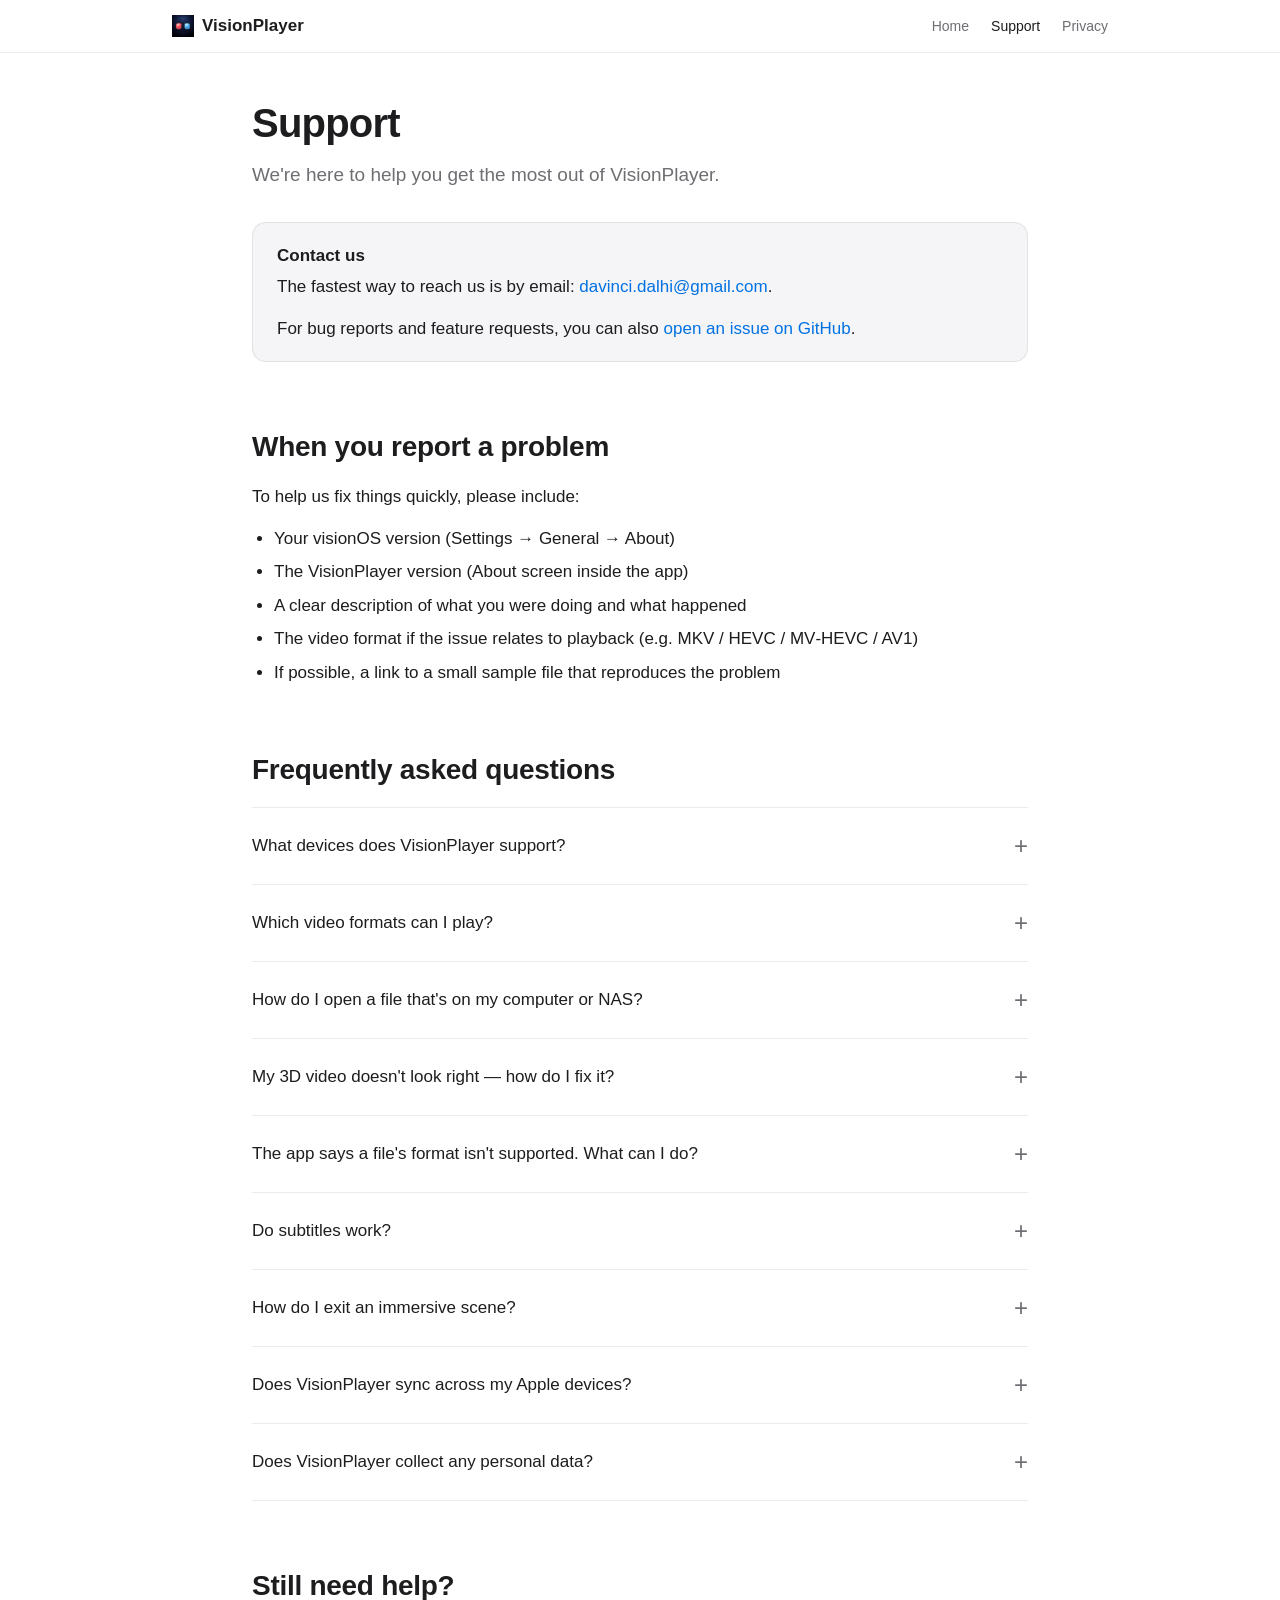
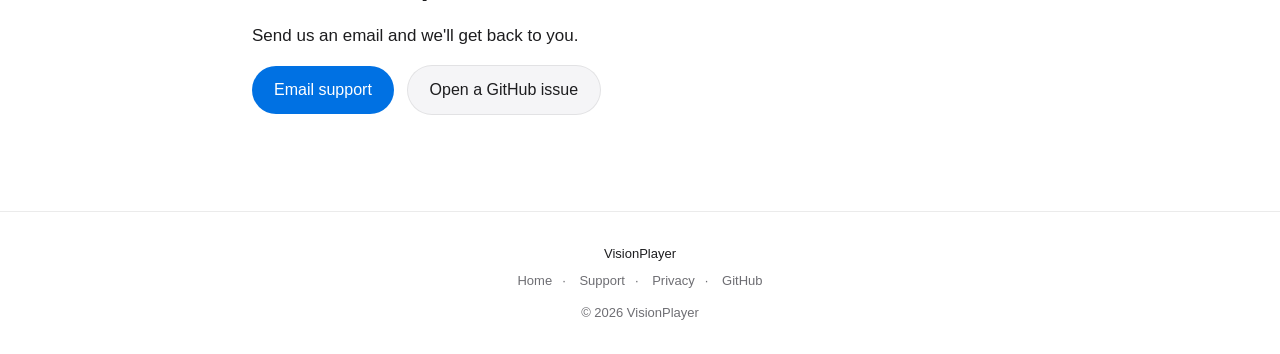
<file: support.html>
<!DOCTYPE html>
<html lang="en">
<head>
  <meta charset="UTF-8" />
  <meta name="viewport" content="width=device-width, initial-scale=1.0" />
  <meta name="theme-color" content="#000000" />
  <title>Support — VisionPlayer</title>
  <meta name="description" content="Get help with VisionPlayer for Apple Vision Pro." />
  <link rel="icon" type="image/png" href="assets/logo.png" />
  <link rel="apple-touch-icon" href="assets/logo.png" />
  <link rel="stylesheet" href="assets/style.css" />
</head>
<body>

  <nav class="nav">
    <div class="nav-inner">
      <a class="nav-brand" href="./">
        <img src="assets/logo.png" alt="" />
        VisionPlayer
      </a>
      <div class="nav-links">
        <a href="./">Home</a>
        <a href="support.html" class="active">Support</a>
        <a href="privacy.html">Privacy</a>
      </div>
    </div>
  </nav>

  <main class="container">
    <h1>Support</h1>
    <p class="subtitle">We're here to help you get the most out of VisionPlayer.</p>

    <div class="callout" style="margin-top: 32px;">
      <strong class="callout-title">Contact us</strong>
      <p>
        The fastest way to reach us is by email:
        <a href="mailto:davinci.dalhi@gmail.com?subject=VisionPlayer%20Support">davinci.dalhi@gmail.com</a>.
      </p>
      <p>
        For bug reports and feature requests, you can also
        <a href="https://github.com/Meshy-SC/VisionPlayer/issues" target="_blank" rel="noopener">open an issue on GitHub</a>.
      </p>
    </div>

    <h2>When you report a problem</h2>
    <p>To help us fix things quickly, please include:</p>
    <ul>
      <li>Your visionOS version (Settings → General → About)</li>
      <li>The VisionPlayer version (About screen inside the app)</li>
      <li>A clear description of what you were doing and what happened</li>
      <li>The video format if the issue relates to playback (e.g. MKV / HEVC / MV‑HEVC / AV1)</li>
      <li>If possible, a link to a small sample file that reproduces the problem</li>
    </ul>

    <h2>Frequently asked questions</h2>

    <div class="faq">
      <details>
        <summary>What devices does VisionPlayer support?</summary>
        <p>VisionPlayer is a native visionOS app that runs on Apple Vision Pro with visionOS 26 or later.</p>
      </details>

      <details>
        <summary>Which video formats can I play?</summary>
        <p>
          VisionPlayer uses a hybrid two‑engine pipeline. Apple‑native formats (H.264, HEVC, MV‑HEVC
          Spatial Video, Apple Immersive Video, HLS) play through AVFoundation with full hardware
          acceleration. When AVFoundation can't decode a file, the app transparently falls back to a
          bundled FFmpeg engine that handles MKV, WebM, AVI, AV1, VP9, VC1, DTS audio, and more.
        </p>
        <p>Supported projections include rectilinear, equirectangular (180° &amp; 360°), fisheye,
          cubemap, Apple Immersive, and Parametric Immersive. Frame packings include mono,
          side‑by‑side, and over‑under.</p>
      </details>

      <details>
        <summary>How do I open a file that's on my computer or NAS?</summary>
        <p>
          You can play files from several sources: your Photos library, local files via the Files app,
          an HLS streaming URL, or by dragging a video onto a window. VisionPlayer also discovers
          nearby VisionPlayer Link servers on your local network using Bonjour.
        </p>
      </details>

      <details>
        <summary>My 3D video doesn't look right — how do I fix it?</summary>
        <p>
          VisionPlayer auto‑detects most immersive formats from filename hints (e.g. <code>_360_sbs</code>,
          <code>_180_3dh</code>, <code>_fisheye</code>) and from embedded metadata. If detection is
          wrong, open the player settings and manually pick the correct projection and frame packing
          (mono, side‑by‑side, or over‑under). Your choice is remembered per‑video.
        </p>
      </details>

      <details>
        <summary>The app says a file's format isn't supported. What can I do?</summary>
        <p>
          A "format not supported" error means neither AVFoundation nor the bundled FFmpeg engine
          could decode the file. This is rare, but usually indicates a corrupted container or an
          exotic codec. Try re‑exporting the file to H.264, HEVC, or AV1 in an MP4 or MKV container.
          If you believe the file should play, please send us a sample so we can investigate.
        </p>
      </details>

      <details>
        <summary>Do subtitles work?</summary>
        <p>
          Yes — VisionPlayer supports SRT sidecar files, WebVTT tracks in HLS streams, and embedded
          closed captions. You can also load an external subtitle file from the picker. Embedded
          ASS/SSA, PGS and VOBSUB subtitle tracks are currently detected but not yet rendered — this
          is on our roadmap.
        </p>
      </details>

      <details>
        <summary>How do I exit an immersive scene?</summary>
        <p>
          Press and hold the Digital Crown on Apple Vision Pro to exit any immersive space. You can
          also tap the exit control in the head‑anchored playback panel.
        </p>
      </details>

      <details>
        <summary>Does VisionPlayer sync across my Apple devices?</summary>
        <p>
          If you're signed in to iCloud, VisionPlayer syncs your favorites, playback history, resume
          positions, and per‑video settings across your devices via iCloud Key‑Value Storage. Nothing
          is uploaded to our servers because we don't run any. See our
          <a href="privacy.html">Privacy Policy</a> for details.
        </p>
      </details>

      <details>
        <summary>Does VisionPlayer collect any personal data?</summary>
        <p>
          No. VisionPlayer does not collect any personal data, does not use analytics, does not show
          ads, and does not track you. All your playback state lives on your device (and in your own
          private iCloud store if you have iCloud enabled). See our
          <a href="privacy.html">Privacy Policy</a> for the full details.
        </p>
      </details>

    <h2>Still need help?</h2>
    <p>Send us an email and we'll get back to you.</p>
    <p>
      <a class="button" href="mailto:davinci.dalhi@gmail.com?subject=VisionPlayer%20Support">Email support</a>
      <a class="button button-secondary" href="https://github.com/Meshy-SC/VisionPlayer/issues" target="_blank" rel="noopener" style="margin-left: 8px;">Open a GitHub issue</a>
    </p>
  </main>

  <footer class="footer">
    <div class="footer-brand">VisionPlayer</div>
    <div>
      <a href="./">Home</a>·
      <a href="support.html">Support</a>·
      <a href="privacy.html">Privacy</a>·
      <a href="https://github.com/Meshy-SC/VisionPlayer/issues" target="_blank" rel="noopener">GitHub</a>
    </div>
    <div style="margin-top: 12px;">© 2026 VisionPlayer</div>
  </footer>

</body>
</html>
</file>
<file: assets/style.css>
/* VisionPlayer — support & legal site
   Zero-dependency, system-font, auto light/dark. */

:root {
  --bg: #ffffff;
  --bg-elevated: #f5f5f7;
  --text: #1d1d1f;
  --text-muted: #6e6e73;
  --border: rgba(0, 0, 0, 0.08);
  --accent: #0071e3;
  --accent-hover: #0077ed;
  --card: #ffffff;
  --shadow: 0 1px 2px rgba(0, 0, 0, 0.04), 0 8px 24px rgba(0, 0, 0, 0.06);
  --hero-gradient: linear-gradient(180deg, #f5f5f7 0%, #ffffff 100%);
  --code-bg: #f5f5f7;
}

@media (prefers-color-scheme: dark) {
  :root {
    --bg: #000000;
    --bg-elevated: #1c1c1e;
    --text: #f5f5f7;
    --text-muted: #a1a1a6;
    --border: rgba(255, 255, 255, 0.12);
    --accent: #2997ff;
    --accent-hover: #47a7ff;
    --card: #1c1c1e;
    --shadow: 0 1px 2px rgba(0, 0, 0, 0.3), 0 8px 24px rgba(0, 0, 0, 0.4);
    --hero-gradient: linear-gradient(180deg, #1c1c1e 0%, #000000 100%);
    --code-bg: #1c1c1e;
  }
}

* {
  box-sizing: border-box;
}

html {
  -webkit-text-size-adjust: 100%;
  scroll-behavior: smooth;
}

body {
  margin: 0;
  padding: 0;
  font-family: -apple-system, BlinkMacSystemFont, "SF Pro Display", "SF Pro Text",
    "Helvetica Neue", Helvetica, Arial, sans-serif;
  font-size: 17px;
  line-height: 1.5;
  color: var(--text);
  background: var(--bg);
  -webkit-font-smoothing: antialiased;
  -moz-osx-font-smoothing: grayscale;
}

/* ---------- Navigation ---------- */

.nav {
  position: sticky;
  top: 0;
  z-index: 100;
  background: rgba(255, 255, 255, 0.72);
  backdrop-filter: saturate(180%) blur(20px);
  -webkit-backdrop-filter: saturate(180%) blur(20px);
  border-bottom: 1px solid var(--border);
}

@media (prefers-color-scheme: dark) {
  .nav {
    background: rgba(0, 0, 0, 0.72);
  }
}

.nav-inner {
  max-width: 980px;
  margin: 0 auto;
  padding: 0 22px;
  height: 52px;
  display: flex;
  align-items: center;
  gap: 24px;
}

.nav-brand {
  font-weight: 600;
  color: var(--text);
  text-decoration: none;
  display: flex;
  align-items: center;
  gap: 8px;
}

.nav-brand img {
  height: 22px;
  width: auto;
  vertical-align: middle;
}

.nav-links {
  margin-left: auto;
  display: flex;
  gap: 22px;
}

.nav-links a {
  color: var(--text-muted);
  text-decoration: none;
  font-size: 14px;
  transition: color 0.15s ease;
}

.nav-links a:hover {
  color: var(--text);
}

.nav-links a.active {
  color: var(--text);
  font-weight: 500;
}

/* ---------- Layout ---------- */

.container {
  max-width: 820px;
  margin: 0 auto;
  padding: 40px 22px 80px;
}

.container-wide {
  max-width: 980px;
}

/* ---------- Hero ---------- */

.hero {
  background: var(--hero-gradient);
  padding: 80px 22px 60px;
  text-align: center;
  border-bottom: 1px solid var(--border);
}

.hero-logo {
  width: 96px;
  height: 96px;
  margin: 0 auto 24px;
  display: block;
  border-radius: 22px;
  box-shadow: var(--shadow);
}

.hero h1 {
  font-size: 48px;
  font-weight: 700;
  letter-spacing: -0.02em;
  margin: 0 0 12px;
  line-height: 1.08;
}

.hero p {
  font-size: 21px;
  color: var(--text-muted);
  margin: 0 auto;
  max-width: 620px;
  line-height: 1.4;
}

/* ---------- Typography ---------- */

h1, h2, h3, h4 {
  color: var(--text);
  letter-spacing: -0.01em;
}

h1 {
  font-size: 40px;
  font-weight: 700;
  margin: 0 0 8px;
  letter-spacing: -0.02em;
}

h2 {
  font-size: 28px;
  font-weight: 600;
  margin: 48px 0 16px;
  padding-top: 16px;
}

h3 {
  font-size: 20px;
  font-weight: 600;
  margin: 32px 0 12px;
}

p {
  margin: 0 0 16px;
}

a {
  color: var(--accent);
  text-decoration: none;
}

a:hover {
  color: var(--accent-hover);
  text-decoration: underline;
}

.subtitle {
  color: var(--text-muted);
  font-size: 19px;
  margin: 8px 0 0;
}

.meta {
  color: var(--text-muted);
  font-size: 14px;
  margin: 4px 0 32px;
}

ul, ol {
  padding-left: 22px;
  margin: 0 0 16px;
}

li {
  margin-bottom: 8px;
}

hr {
  border: 0;
  border-top: 1px solid var(--border);
  margin: 40px 0;
}

code {
  font-family: "SF Mono", ui-monospace, Menlo, Consolas, monospace;
  font-size: 0.9em;
  background: var(--code-bg);
  padding: 2px 6px;
  border-radius: 4px;
}

/* ---------- Cards ---------- */

.cards {
  display: grid;
  grid-template-columns: repeat(auto-fit, minmax(260px, 1fr));
  gap: 20px;
  margin: 40px 0;
}

.card {
  background: var(--card);
  border: 1px solid var(--border);
  border-radius: 18px;
  padding: 28px;
  box-shadow: var(--shadow);
  transition: transform 0.2s ease, box-shadow 0.2s ease;
  text-decoration: none;
  color: inherit;
  display: block;
}

.card:hover {
  transform: translateY(-2px);
  box-shadow: 0 4px 8px rgba(0, 0, 0, 0.06), 0 16px 32px rgba(0, 0, 0, 0.08);
  text-decoration: none;
}

@media (prefers-color-scheme: dark) {
  .card:hover {
    box-shadow: 0 4px 8px rgba(0, 0, 0, 0.4), 0 16px 32px rgba(0, 0, 0, 0.5);
  }
}

.card h3 {
  margin: 0 0 8px;
  font-size: 20px;
}

.card p {
  color: var(--text-muted);
  margin: 0;
  font-size: 15px;
}

.card-arrow {
  color: var(--accent);
  font-weight: 500;
  margin-top: 12px;
  display: inline-block;
  font-size: 14px;
}

/* ---------- Callouts ---------- */

.callout {
  background: var(--bg-elevated);
  border: 1px solid var(--border);
  border-radius: 14px;
  padding: 20px 24px;
  margin: 24px 0;
}

.callout p:last-child {
  margin-bottom: 0;
}

.callout-title {
  font-weight: 600;
  margin: 0 0 6px;
  display: block;
}

/* ---------- Table of contents ---------- */

.toc {
  background: var(--bg-elevated);
  border: 1px solid var(--border);
  border-radius: 14px;
  padding: 20px 24px;
  margin: 32px 0;
}

.toc-title {
  font-weight: 600;
  font-size: 14px;
  text-transform: uppercase;
  letter-spacing: 0.06em;
  color: var(--text-muted);
  margin: 0 0 12px;
}

.toc ol {
  margin: 0;
  padding-left: 22px;
  font-size: 15px;
}

.toc li {
  margin-bottom: 4px;
}

/* ---------- FAQ ---------- */

.faq details {
  border-bottom: 1px solid var(--border);
  padding: 20px 0;
}

.faq details:first-of-type {
  border-top: 1px solid var(--border);
}

.faq summary {
  font-weight: 500;
  cursor: pointer;
  font-size: 17px;
  list-style: none;
  display: flex;
  justify-content: space-between;
  align-items: center;
  gap: 16px;
}

.faq summary::-webkit-details-marker {
  display: none;
}

.faq summary::after {
  content: "+";
  color: var(--text-muted);
  font-size: 24px;
  font-weight: 300;
  transition: transform 0.2s ease;
  flex-shrink: 0;
}

.faq details[open] summary::after {
  content: "–";
}

.faq details[open] summary {
  margin-bottom: 12px;
}

.faq details p {
  margin: 0;
  color: var(--text-muted);
  font-size: 16px;
}

.faq details ul {
  color: var(--text-muted);
  font-size: 16px;
}

/* ---------- Button ---------- */

.button {
  display: inline-block;
  background: var(--accent);
  color: #ffffff !important;
  padding: 12px 22px;
  border-radius: 980px;
  font-size: 16px;
  font-weight: 500;
  text-decoration: none;
  transition: background 0.15s ease;
}

.button:hover {
  background: var(--accent-hover);
  text-decoration: none;
}

.button-secondary {
  background: var(--bg-elevated);
  color: var(--text) !important;
  border: 1px solid var(--border);
}

.button-secondary:hover {
  background: var(--border);
}

/* ---------- Footer ---------- */

.footer {
  border-top: 1px solid var(--border);
  padding: 32px 22px;
  text-align: center;
  color: var(--text-muted);
  font-size: 13px;
}

.footer a {
  color: var(--text-muted);
  margin: 0 10px;
}

.footer a:hover {
  color: var(--text);
}

.footer-brand {
  margin-bottom: 8px;
  color: var(--text);
  font-weight: 500;
}

/* ---------- Responsive ---------- */

@media (max-width: 640px) {
  .hero {
    padding: 60px 22px 40px;
  }

  .hero h1 {
    font-size: 34px;
  }

  .hero p {
    font-size: 18px;
  }

  h1 {
    font-size: 30px;
  }

  h2 {
    font-size: 24px;
  }

  .nav-inner {
    height: 48px;
    gap: 16px;
  }

  .nav-links {
    gap: 16px;
  }

  .container {
    padding: 32px 22px 60px;
  }
}
</file>
